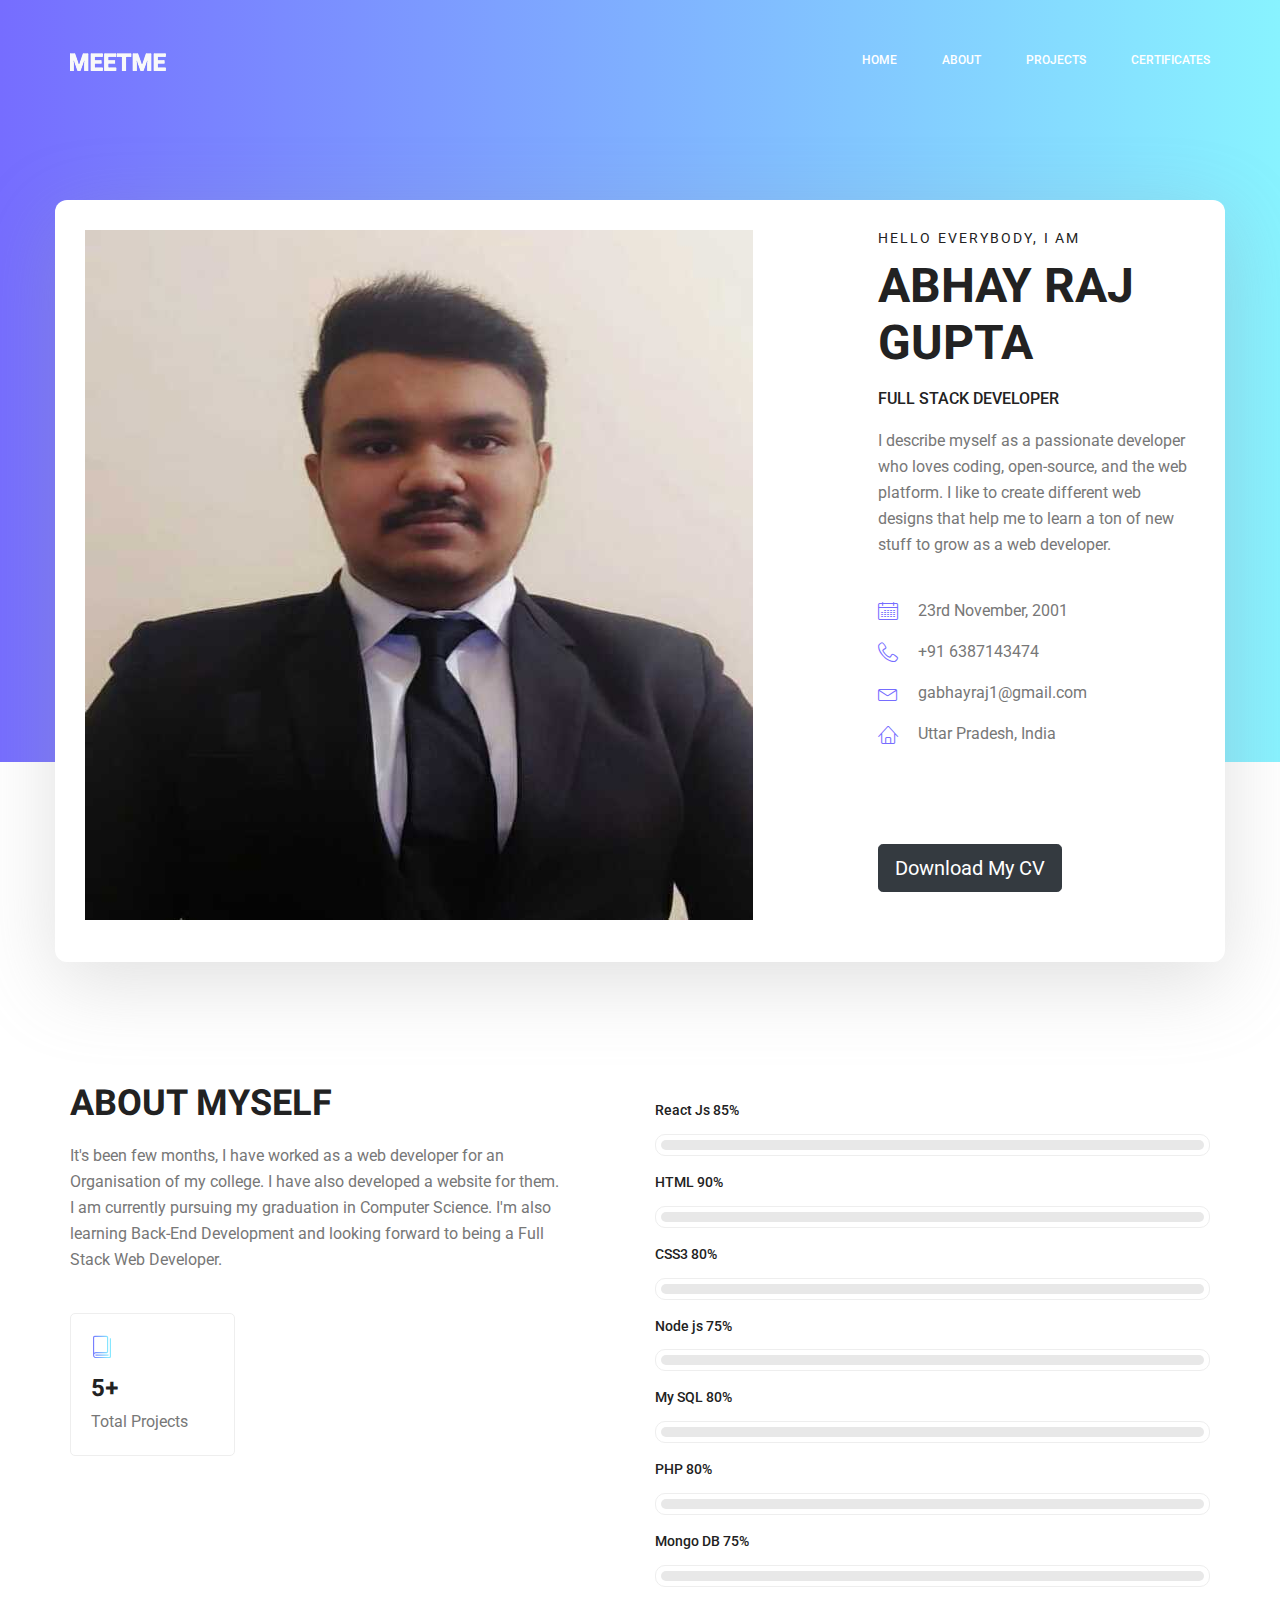
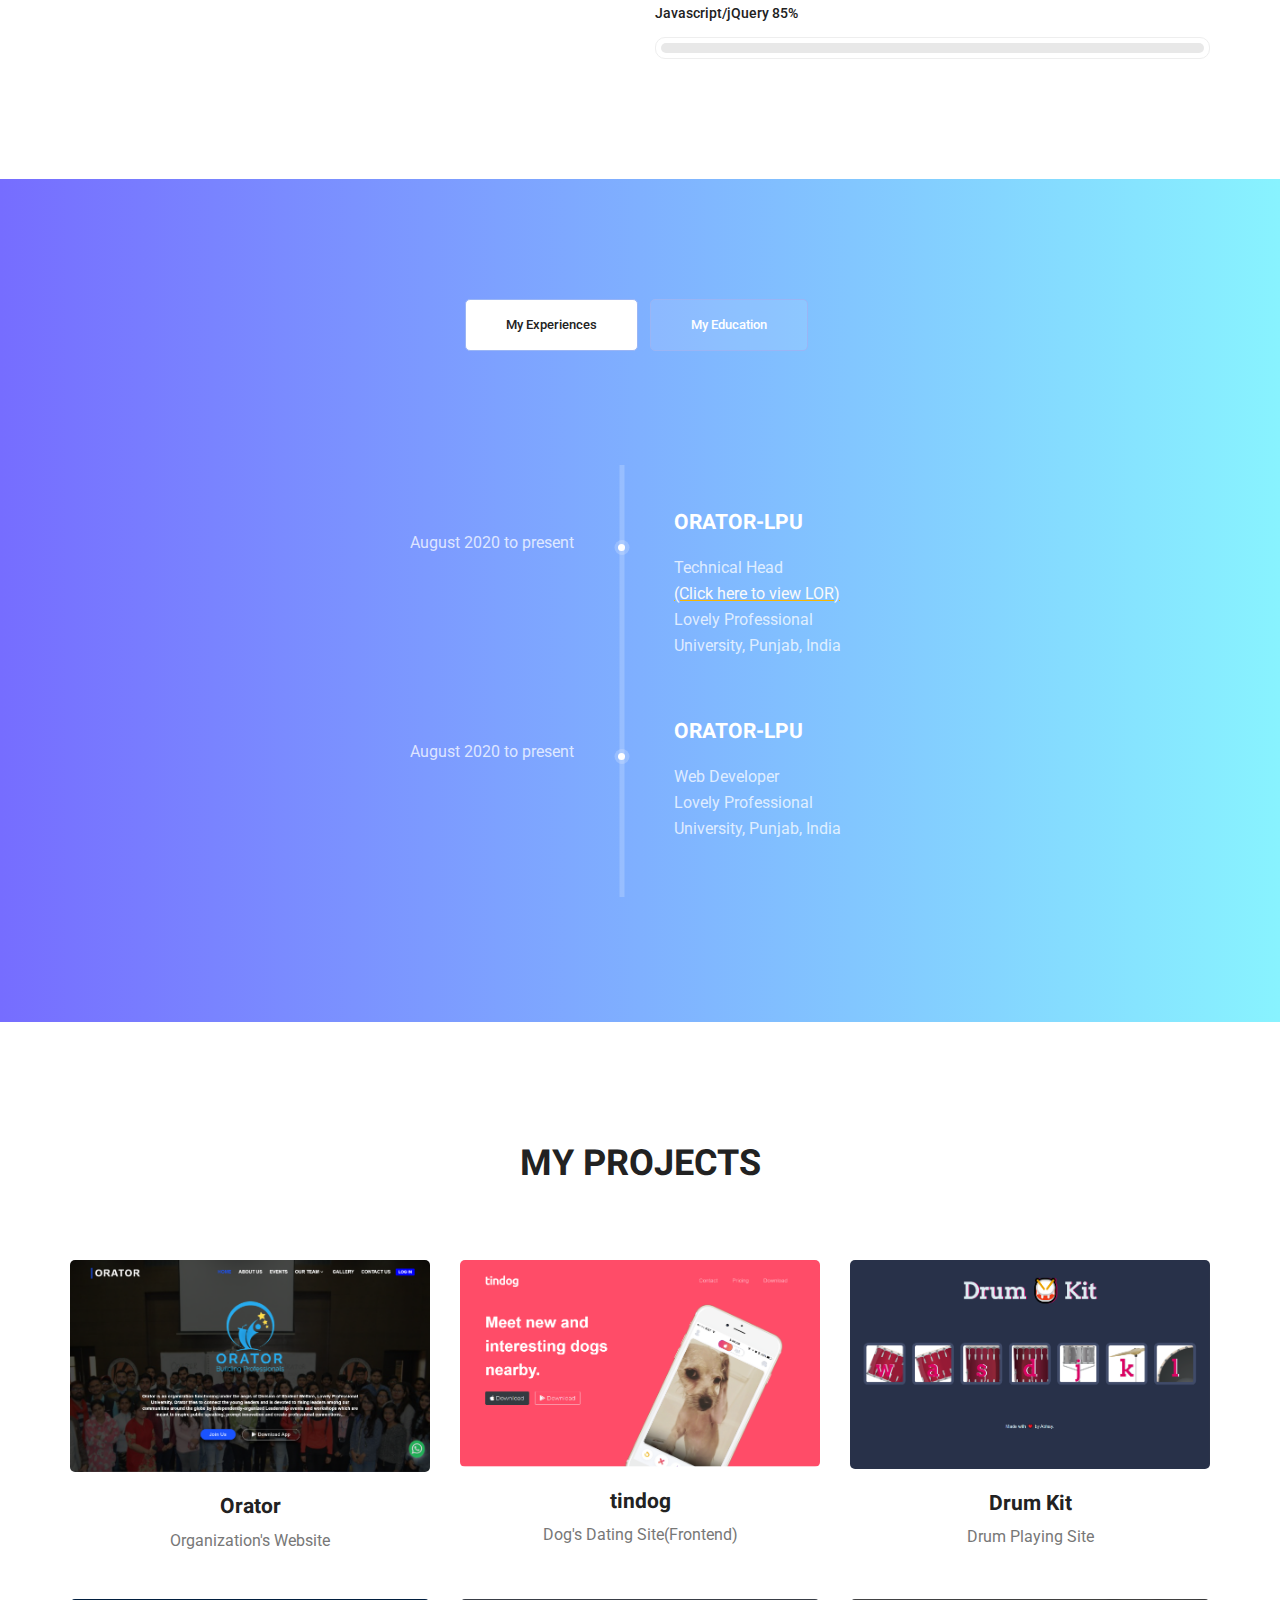
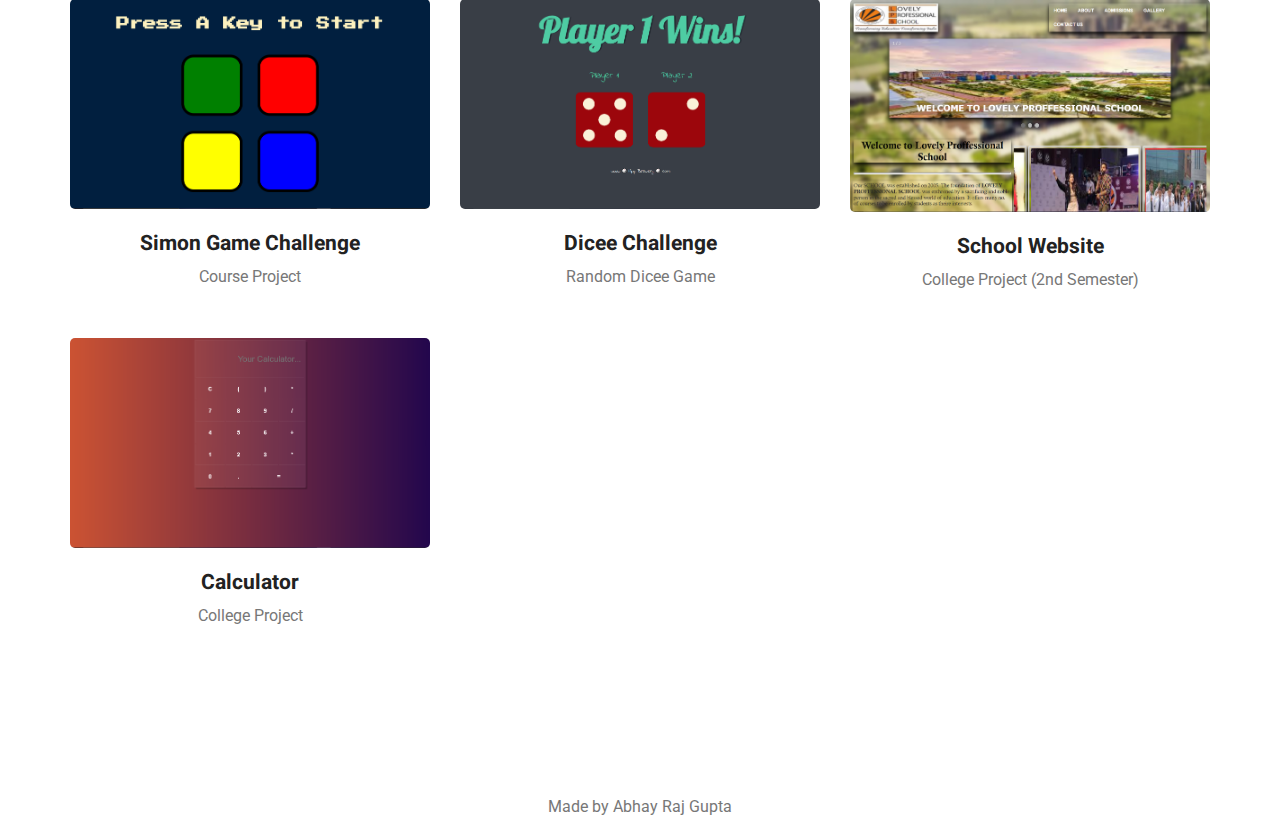
<file: index.html>
<!doctype html>
<html lang="en">
    <head>
        <!-- Required meta tags -->
        <meta charset="utf-8">
        <meta name="viewport" content="width=device-width, initial-scale=1, shrink-to-fit=no">
        <link rel="icon" href="img/favicon.png" type="image/png">
        <title>Abhay's Portfolio</title>
        <!-- Bootstrap CSS -->
        <link rel="stylesheet" href="css/bootstrap.css">
        <link rel="stylesheet" href="vendors/linericon/style.css">
        <script src="js/font-awesome.js"></script>
        <link rel="stylesheet" href="vendors/owl-carousel/owl.carousel.min.css">
        <link rel="stylesheet" href="vendors/lightbox/simpleLightbox.css">
        <link rel="stylesheet" href="vendors/nice-select/css/nice-select.css">
        <link rel="stylesheet" href="vendors/animate-css/animate.css">
        <link rel="stylesheet" href="vendors/popup/magnific-popup.css">
        <link rel="stylesheet" href="vendors/flaticon/flaticon.css">
        <!-- main css -->
        <link rel="stylesheet" href="css/style.css">
        <link rel="stylesheet" href="css/responsive.css">

    </head>
    <body>

        <!--================Header Menu Area =================-->
        <header class="header_area">
            <div class="main_menu">
            	<nav class="navbar navbar-expand-lg navbar-light">
					<div class="container box_1620">
						<!-- Brand and toggle get grouped for better mobile display -->
						<a class="navbar-brand logo_h" href="index.html"><img src="img/logo.png" alt=""></a>
						<button class="navbar-toggler" type="button" data-toggle="collapse" data-target="#navbarSupportedContent" aria-controls="navbarSupportedContent" aria-expanded="false" aria-label="Toggle navigation">
							<span class="icon-bar"></span>
							<span class="icon-bar"></span>
							<span class="icon-bar"></span>
						</button>
						<!-- Collect the nav links, forms, and other content for toggling -->
						<div class="collapse navbar-collapse offset" id="navbarSupportedContent">
							<ul class="nav navbar-nav menu_nav ml-auto">
								<li class="nav-item active"><a class="nav-link" href="#home">Home</a></li>
								<li class="nav-item"><a class="nav-link" href="#about">About</a></li>
								<li class="nav-item"><a class="nav-link" href="#project">Projects</a></li>

								<li class="nav-item"><a class="nav-link" href="certificate.html">Certificates</a></li>
							</ul>
						</div>
					</div>
            	</nav>
            </div>
        </header>
        <!--================Header Menu Area =================-->

        <!--================Home Banner Area =================-->
        <section class="home_banner_area" id="home">
           	<div class="container box_1620">
           		<div class="banner_inner d-flex align-items-center">
					<div class="banner_content">
						<div class="media">
							<div class="d-flex">
								<img src="img/Abhay.jpg" alt="">
							</div>
							<div class="media-body">
								<div class="personal_text">
									<h6>Hello Everybody, i am</h6>
									<h3>Abhay Raj Gupta</h3>
									<h4>Full Stack Developer</h4>
									<p>I describe myself as a passionate developer who loves coding, open-source, and the web platform. I like to create different web designs that help me to learn a ton of new stuff to grow as a web developer.</p>
									<ul class="list basic_info">
										<li><a href="#"><i class="lnr lnr-calendar-full"></i> 23rd November, 2001</a></li>
										<li><a href="#"><i class="lnr lnr-phone-handset"></i> +91 6387143474</a></li>
										<li><a href="#"><i class="lnr lnr-envelope"></i> gabhayraj1@gmail.com</a></li>
										<li><a href="#"><i class="lnr lnr-home"></i> Uttar Pradesh, India</a></li>
									</ul>
									<ul class="list personal_social">
										<li><a href="https://www.instagram.com/abhay231101/"><i class="fa fa-instagram"></i></a></li>
										<li><a href="https://twitter.com/Abhay231101"><i class="fa fa-twitter"></i></a></li>
										<li><a href="https://www.linkedin.com/in/abhay-raj-gupta-89b501190/"><i class="fa fa-linkedin"></i></a></li>

									</ul>
                  <br />
                  <p>
                <a href="abhay-cv.pdf"><button type="button " class="btn btn-dark btn-lg download-button"><i class="fas fa-download"></i>  Download My CV</button></a>
                  </p>
								</div>
							</div>
						</div>
					</div>
				</div>
            </div>
        </section>
        <!--================End Home Banner Area =================-->

        <!--================Welcome Area =================-->
        <section class="welcome_area p_120" id="about">
          <div class="container">
            <div class="row welcome_inner">
              <div class="col-lg-6">
                <div class="welcome_text">
                  <h4>About Myself</h4>
                  <p>It's been few months, I have worked as a web developer for an Organisation of my college. I have also developed a website for them.

        I am currently pursuing my graduation in Computer Science. I'm also learning Back-End Development and looking forward to being a Full Stack Web Developer.</p>
        <div class="row">

          <div class="col-md-4">
            <div class="wel_item">
              <i class="lnr lnr-book"></i>
              <h4>5+</h4>
              <p>Total Projects</p>
            </div>
          </div>

        </div>
        </div>
        </div>

              <div class="col-lg-6">
                  <div class="tools_expert">
                    <div class="skill_main">
                  <div class="skill_item">
                    <h4>React Js <span class="counter">85</span>%</h4>
                    <div class="progress_br">
                      <div class="progress">
                        <div class="progress-bar" role="progressbar" aria-valuenow="85" aria-valuemin="0" aria-valuemax="100"></div>
                      </div>
                    </div>
                  </div>
                  <div class="skill_item">
                    <h4>HTML <span class="counter">90</span>%</h4>
                    <div class="progress_br">
                      <div class="progress">
                        <div class="progress-bar" role="progressbar" aria-valuenow="90" aria-valuemin="0" aria-valuemax="100"></div>
                      </div>
                    </div>
                  </div>
                  <div class="skill_item">
                    <h4>CSS3 <span class="counter">80</span>%</h4>
                    <div class="progress_br">
                      <div class="progress">
                        <div class="progress-bar" role="progressbar" aria-valuenow="80" aria-valuemin="0" aria-valuemax="100"></div>
                      </div>
                    </div>
                  </div>
                  <div class="skill_item">
                    <h4>Node js <span class="counter">75</span>%</h4>
                    <div class="progress_br">
                      <div class="progress">
                        <div class="progress-bar" role="progressbar" aria-valuenow="75" aria-valuemin="0" aria-valuemax="100"></div>
                      </div>
                    </div>
                  </div>
                  <div class="skill_item">
                    <h4>My SQL <span class="counter">80</span>%</h4>
                    <div class="progress_br">
                      <div class="progress">
                        <div class="progress-bar" role="progressbar" aria-valuenow="80" aria-valuemin="0" aria-valuemax="100"></div>
                      </div>
                    </div>
                  </div>
                  <div class="skill_item">
                    <h4>PHP <span class="counter">80</span>%</h4>
                    <div class="progress_br">
                      <div class="progress">
                        <div class="progress-bar" role="progressbar" aria-valuenow="80" aria-valuemin="0" aria-valuemax="100"></div>
                      </div>
                    </div>
                  </div>
                  <div class="skill_item">
                    <h4>Mongo DB <span class="counter">75</span>%</h4>
                    <div class="progress_br">
                      <div class="progress">
                        <div class="progress-bar" role="progressbar" aria-valuenow="75" aria-valuemin="0" aria-valuemax="100"></div>
                      </div>
                    </div>
                  </div>
                  <div class="skill_item">
                    <h4>Javascript/jQuery <span class="counter">85</span>%</h4>
                    <div class="progress_br">
                      <div class="progress">
                        <div class="progress-bar" role="progressbar" aria-valuenow="85" aria-valuemin="0" aria-valuemax="100"></div>
                      </div>
                    </div>
                  </div>
                </div>
                  </div>
                </div>
              </div>
            </div>
        </section>
        <!--================End Welcome Area =================-->

        <!--================My Tabs Area =================-->
        <section class="mytabs_area p_120">
          	<div class="container">
          		<div class="tabs_inner">
  					<ul class="nav nav-tabs" id="myTab" role="tablist">
  						<li class="nav-item">
  							<a class="nav-link active" id="home-tab" data-toggle="tab" href="#homes" role="tab" aria-controls="home" aria-selected="true">My Experiences</a>
  						</li>
  						<li class="nav-item">
  							<a class="nav-link" id="profile-tab" data-toggle="tab" href="#profile" role="tab" aria-controls="profile" aria-selected="false">My Education</a>
  						</li>
  					</ul>
  					<div class="tab-content" id="myTabContent">
  						<div class="tab-pane fade show active" id="homes" role="tabpanel" aria-labelledby="home-tab">
  							<ul class="list">
  								<li>
  									<span></span>
  									<div class="media">
  										<div class="d-flex">
  											<p>August 2020 to present </p>
  										</div>
  										<div class="media-body">
  											<h4>ORATOR-LPU</h4>
  											<p>Technical Head <br /><u><a href="certificates/LOR/lor.jpg" style="color:#f8f9fa">(Click here to view LOR)</a></u> <br />Lovely Professional University, Punjab, India</p>
  										</div>
  									</div>
  								</li>
  								<li>
  									<span></span>
  									<div class="media">
  										<div class="d-flex">
  											<p>August 2020 to present</p>
  										</div>
  										<div class="media-body">
  											<h4>ORATOR-LPU</h4>
  											<p>Web Developer <br />Lovely Professional University, Punjab, India</p>
  										</div>
  									</div>
  								</li>

  							</ul>
  						</div>
  						<div class="tab-pane fade" id="profile" role="tabpanel" aria-labelledby="profile-tab">
  							<ul class="list">
  								<li>
  									<span></span>
  									<div class="media">
  										<div class="d-flex">
  											<p>August 2019 to 2023</p>
  										</div>
  										<div class="media-body">
  											<h4>B.Tech(Hons.)</h4>
  											<p>Pursuing Graduation in Computer Science and Engineering <br />Lovely Professional University, Punjab<br/>CGPA: 8.54</p>
  										</div>
  									</div>
  								</li>
  								<li>
  									<span></span>
  									<div class="media">
  										<div class="d-flex">
  											<p>March 2016 to 2018</p>
  										</div>
  										<div class="media-body">
  											<h4>Senior Secondary School
  Examination</h4>
  											<p> T.G.S.S. School, Banda <br/> Percentage: 80.4% </p>
  										</div>
  									</div>
  								</li>
  								<li>
  								<span></span>
  									<div class="media">
  										<div class="d-flex">
  											<p>March 2015 to 2016</p>
  										</div>
  										<div class="media-body">
  											<h4>Secondary School
  Examination</h4>
  											<p> T.G.S.S. School, Banda<br/>CGPA:10.00 </p>
  										</div>
  									</div>
  								</li>
  							</ul>
  						</div>
  					</div>
          		</div>
          	</div>
          </section>
        <!--================End My Tabs Area =================-->



        <!--================My Projects =================-->
        <section class="home_gallery_area p_120" id="project">
        	<div class="container">
        		<div class="main_title">
        			<h2>My Projects</h2>

        		</div>

        	</div>
        	<div class="container">
<div class=" row ">
              <div class="col-lg-4 col-md-4 col-sm-6">

                <div class="h_gallery_item">
                  <div class="g_img_item" style="">
                    <img class="img-fluid" src="projects/orator.png" alt="">
                    <a class="light" href="https://oratorlpu.000webhostapp.com/"><img src="img/gallery/icon.png" alt=""></a>
                  </div>
                  <div class="g_item_text">
                    <h4>Orator</h4>
                    <p>Organization's Website</p>
                  </div>
                </div>
              </div>

              <div class="col-lg-4 col-md-4 col-sm-6">
                <div class="h_gallery_item">
                  <div class="g_img_item" style="">
                    <img class="img-fluid" src="projects/tindog.png" alt="">
                    <a class="light" href="https://abhay11909160.github.io/tindog/index.html"><img src="img/gallery/icon.png" alt=""></a>
                  </div>
                  <div class="g_item_text">
                    <h4>tindog</h4>
                    <p>Dog's Dating Site(Frontend)</p>
                  </div>
                </div>
              </div>

              <div class="col-lg-4 col-md-4 col-sm-6">
                <div class="h_gallery_item">
                  <div class="g_img_item" style="">
                    <img class="img-fluid" src="projects/drum.png" alt="">
                    <a class="light" href="https://abhay11909160.github.io/Drum-Kit/"><img src="img/gallery/icon.png" alt=""></a>
                  </div>
                  <div class="g_item_text">
                    <h4>Drum Kit</h4>
                    <p>Drum Playing Site</p>
                  </div>
                </div>
              </div>

              <div class="col-lg-4 col-md-4 col-sm-6">
                <div class="h_gallery_item">
                  <div class="g_img_item" style="">
                    <img class="img-fluid" src="projects/simon.png" alt="">
                    <a class="light" href="https://abhay11909160.github.io/simon-game/index.html"><img src="img/gallery/icon.png" alt=""></a>
                  </div>
                  <div class="g_item_text">
                    <h4>Simon Game Challenge</h4>
                    <p>Course Project</p>
                  </div>
                </div>
              </div>

              <div class="col-lg-4 col-md-4 col-sm-6">
                <div class="h_gallery_item">
                  <div class="g_img_item" style="">
                    <img class="img-fluid" src="projects/dicee.png" alt="">
                    <a class="light" href="https://abhay11909160.github.io/dicee-Challenge/dicee.html"><img src="img/gallery/icon.png" alt=""></a>
                  </div>
                  <div class="g_item_text">
                    <h4>Dicee Challenge</h4>
                    <p>Random Dicee Game</p>
                  </div>
                </div>
              </div>

            	    <div class="col-lg-4 col-md-4 col-sm-6">
                    <div class="h_gallery_item">
                      <div class="g_img_item" style="">
                        <img class="img-fluid" src="projects/school.png" alt="">
                        <a class="light" href="https://abhay11909160.github.io/School-Website/school%20website.html"><img src="img/gallery/icon.png" alt=""></a>
                      </div>
                      <div class="g_item_text">
                        <h4>School Website</h4>
                        <p>College Project (2nd Semester)</p>
                      </div>
                    </div>
                  </div>

                  <div class="col-lg-4 col-md-4 col-sm-6">
                    <div class="h_gallery_item">
                      <div class="g_img_item" style="">
                        <img class="img-fluid" src="projects/calculator.png" alt="">
                        <a class="light" href="https://abhay11909160.github.io/Calculator/"><img src="img/gallery/icon.png" alt=""></a>
                      </div>
                      <div class="g_item_text">
                        <h4>Calculator</h4>
                        <p>College Project</p>
                      </div>
                    </div>
                  </div>

</div>
        		</div>

        </section>
        <!--================End Home Gallery Area =================-->



        <!--================Footer Area =================-->
        <footer>


        			<center>
                <p>
                  Made by Abhay Raj Gupta
                </p>
              </center>


        </footer>
        <!--================End Footer Area =================-->






        <!-- Optional JavaScript -->
        <!-- jQuery first, then Popper.js, then Bootstrap JS -->
        <script src="js/jquery-3.3.1.min.js"></script>
        <script src="js/popper.js"></script>
        <script src="js/bootstrap.min.js"></script>
        <script src="js/stellar.js"></script>
        <script src="vendors/lightbox/simpleLightbox.min.js"></script>
        <script src="vendors/nice-select/js/jquery.nice-select.min.js"></script>
        <script src="vendors/isotope/imagesloaded.pkgd.min.js"></script>
        <script src="vendors/isotope/isotope.pkgd.min.js"></script>
        <script src="vendors/owl-carousel/owl.carousel.min.js"></script>
        <script src="vendors/popup/jquery.magnific-popup.min.js"></script>
        <script src="js/jquery.ajaxchimp.min.js"></script>
        <script src="vendors/counter-up/jquery.waypoints.min.js"></script>
        <script src="vendors/counter-up/jquery.counterup.min.js"></script>
        <script src="js/mail-script.js"></script>
        <script src="js/theme.js"></script>
    </body>
</html>
</file>
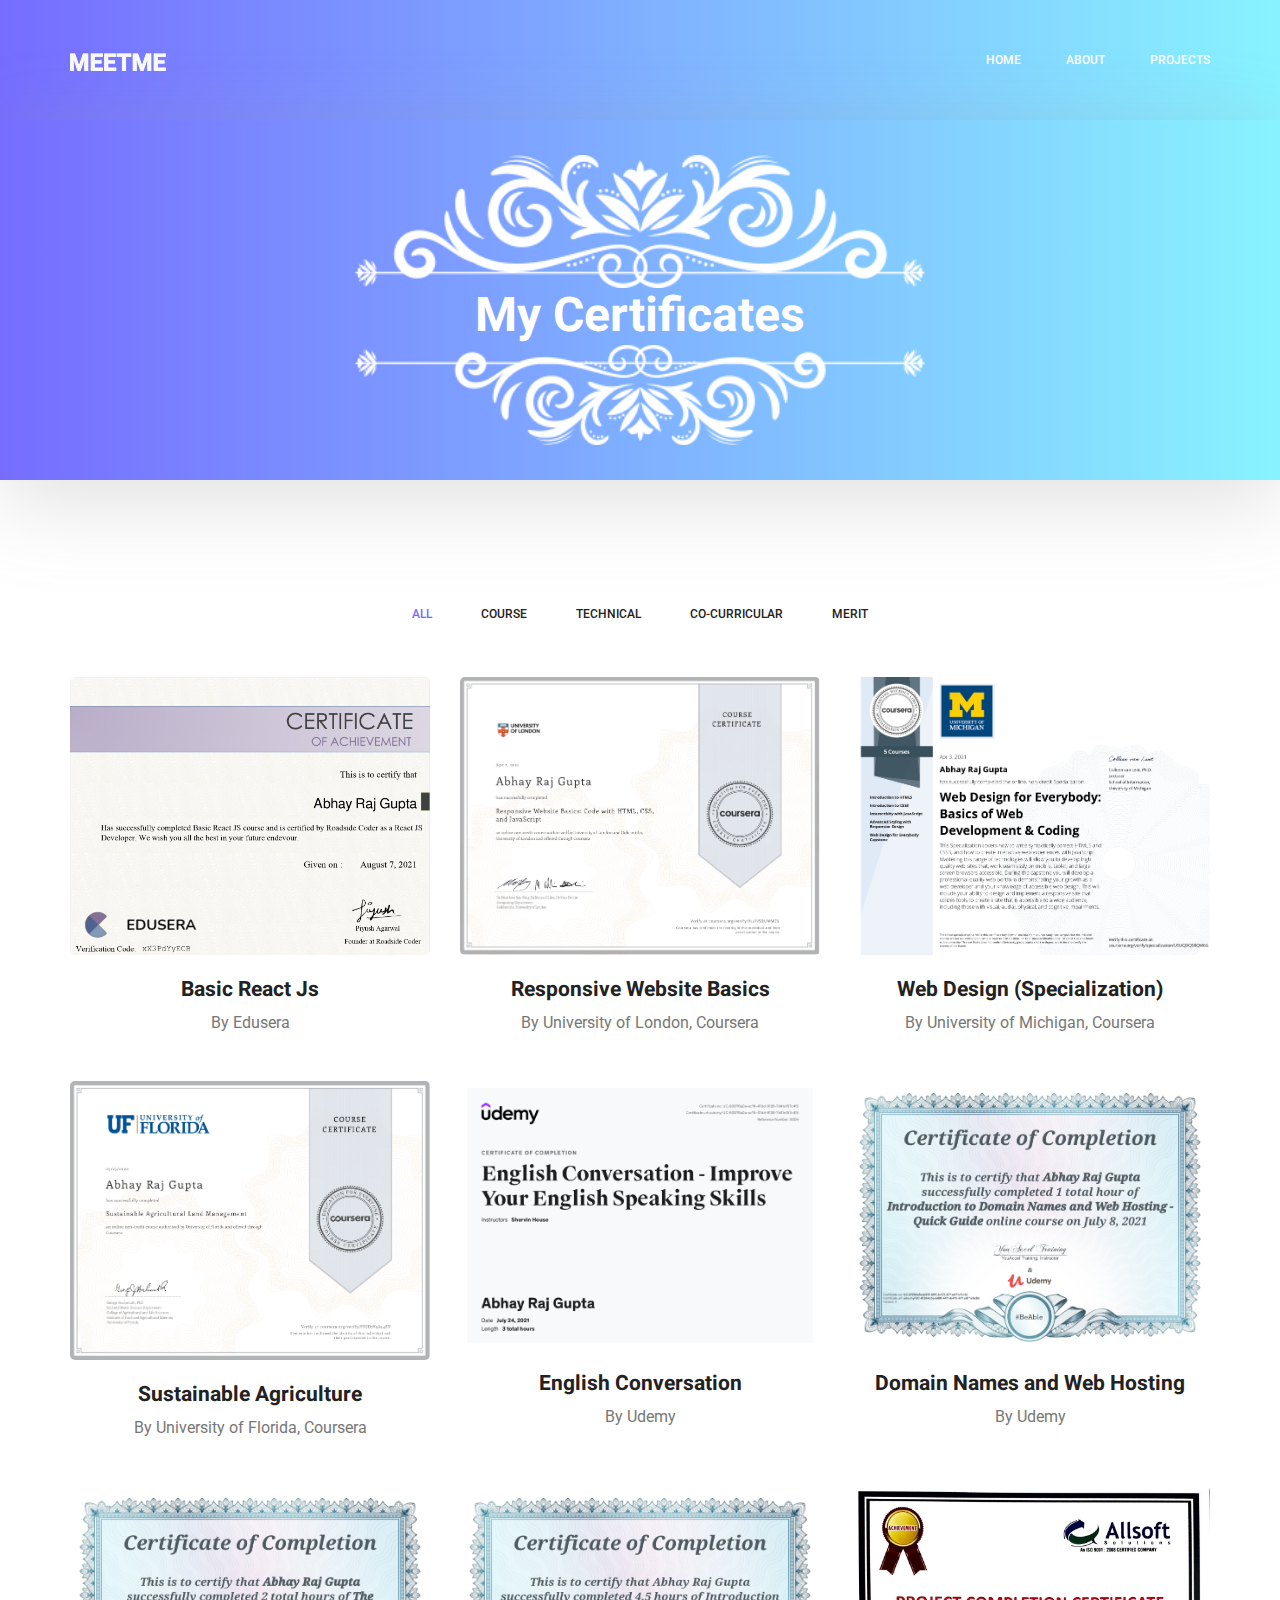
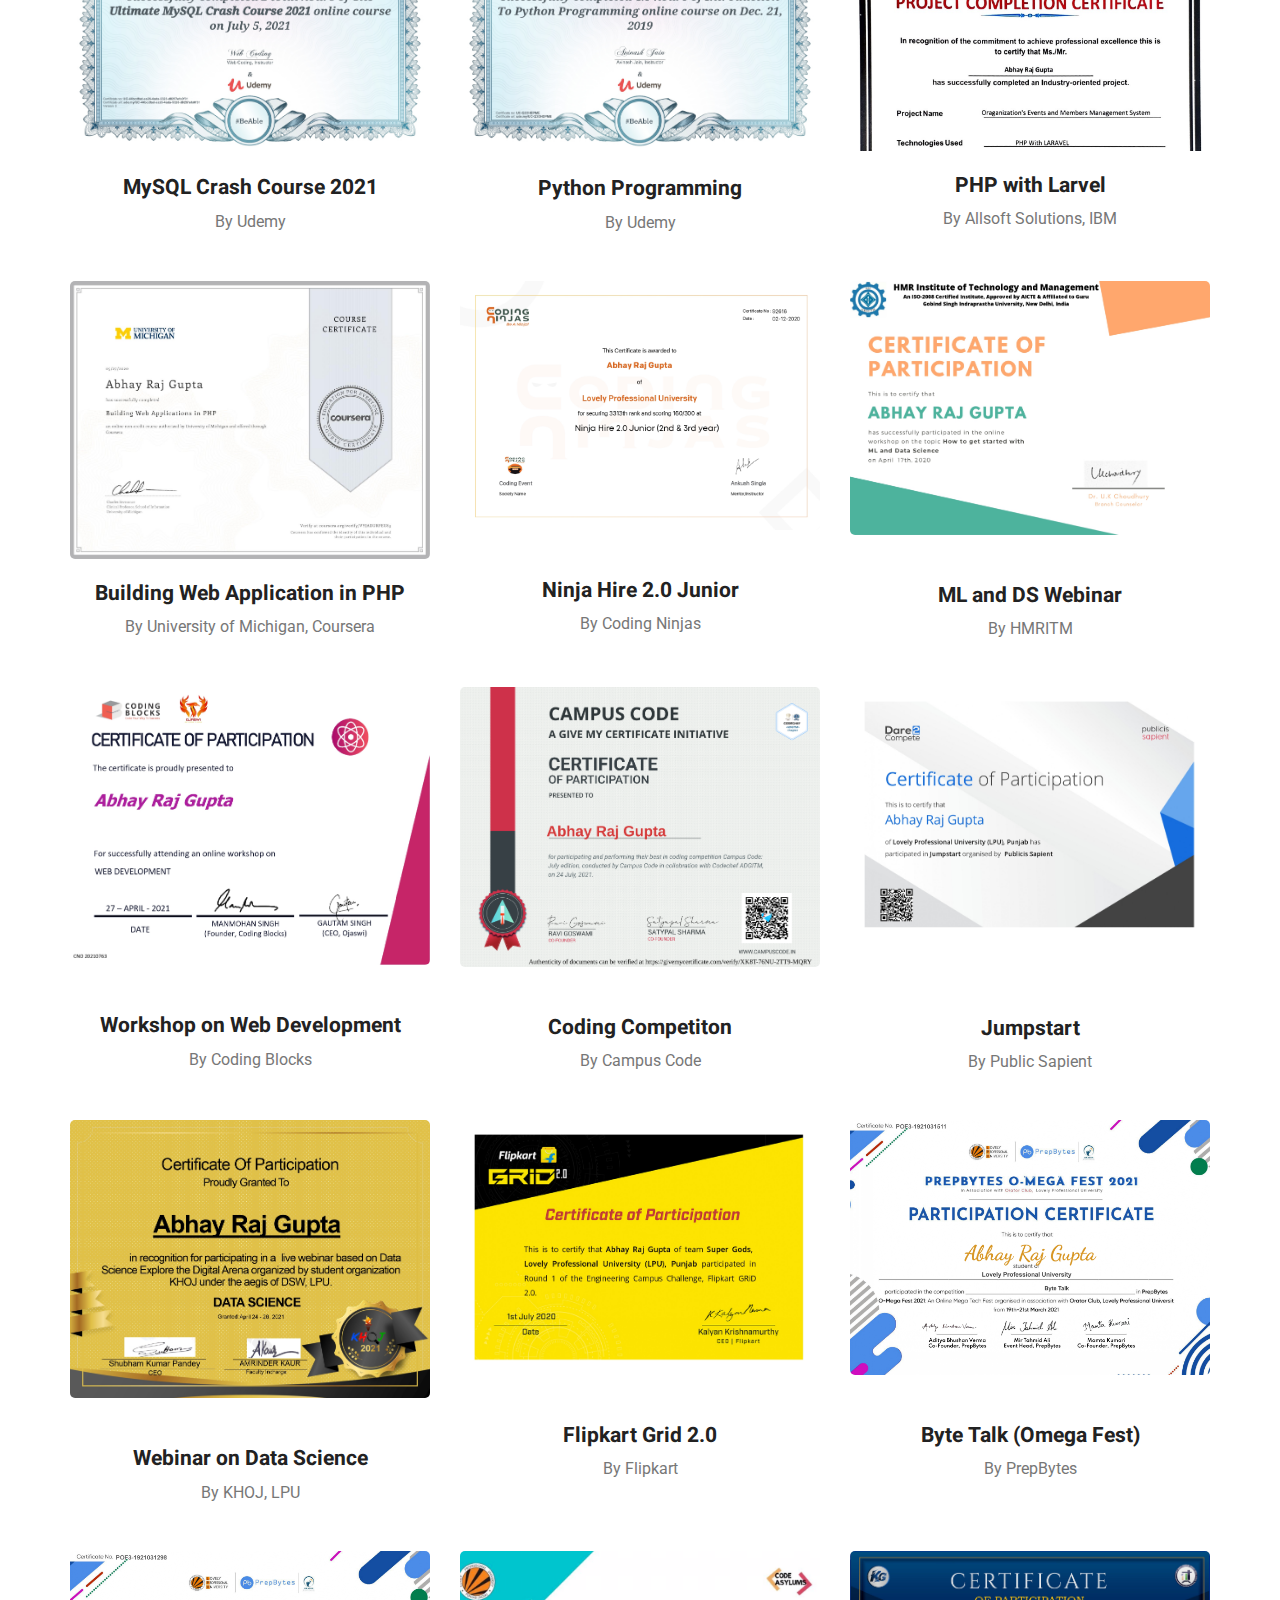
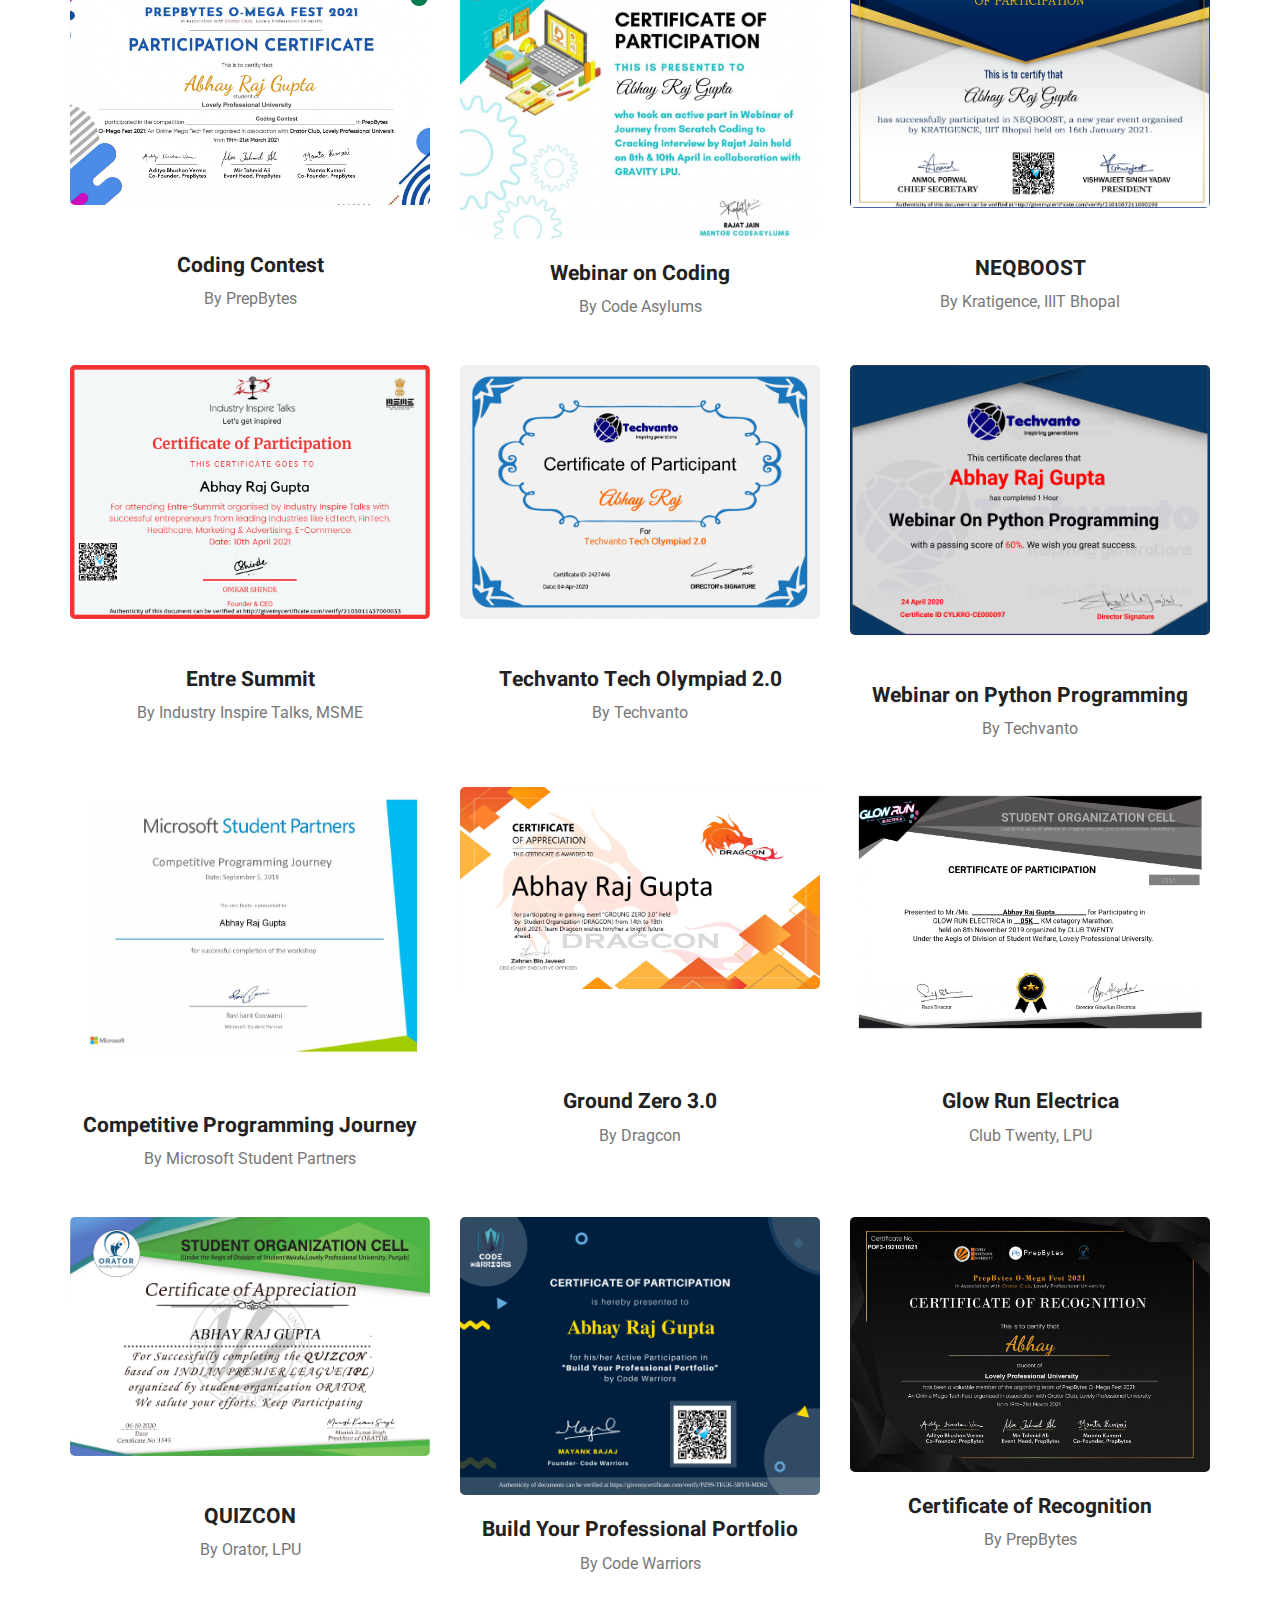
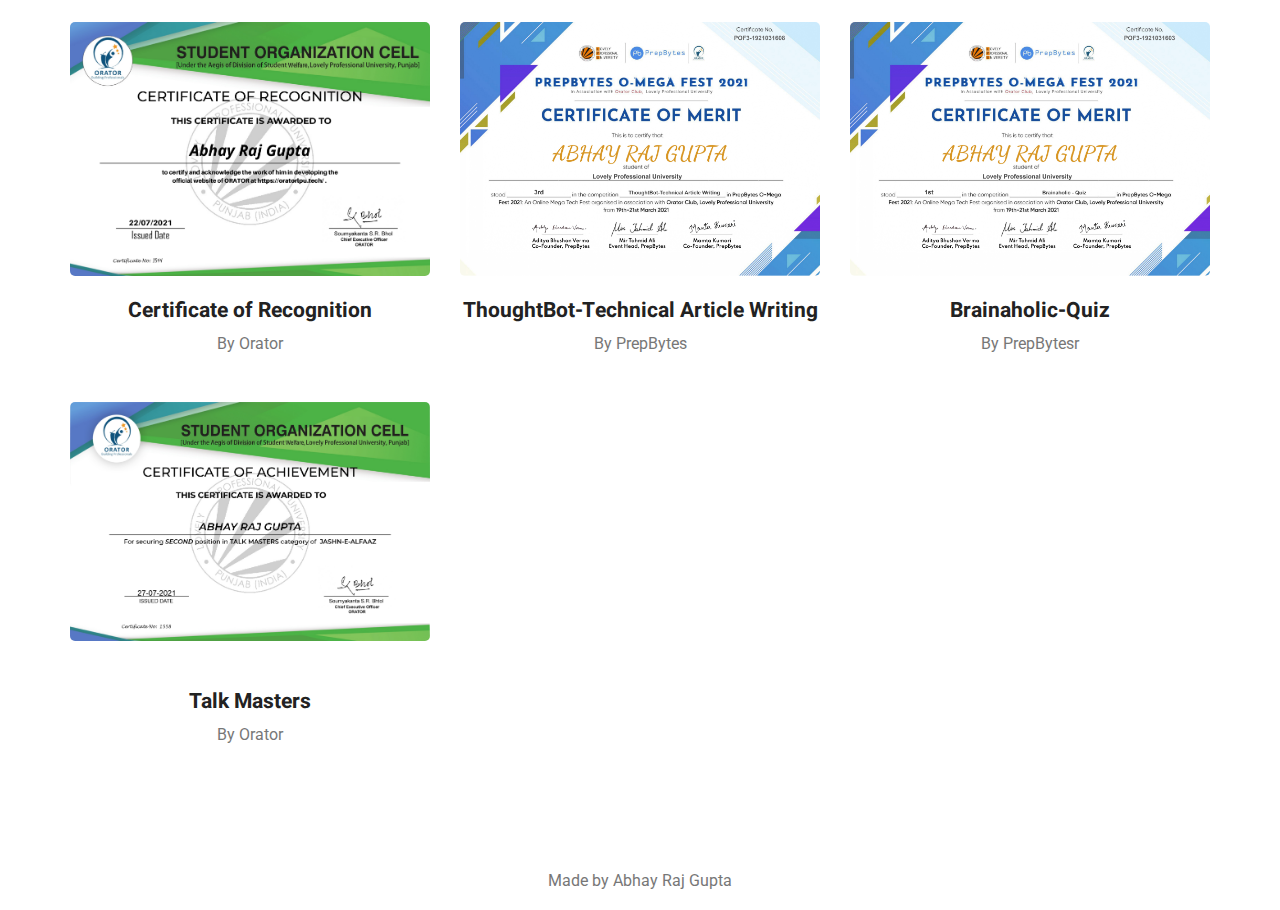
<file: certificate.html>
<!doctype html>
<html lang="en">
    <head>
        <!-- Required meta tags -->
        <meta charset="utf-8">
        <meta name="viewport" content="width=device-width, initial-scale=1, shrink-to-fit=no">
        <link rel="icon" href="img/favicon.png" type="image/png">
        <title>My Certificates</title>
        <!-- Bootstrap CSS -->
        <link rel="stylesheet" href="css/bootstrap.css">
        <link rel="stylesheet" href="vendors/linericon/style.css">
        <script src="js/font-awesome.js"></script>
        <link rel="stylesheet" href="vendors/owl-carousel/owl.carousel.min.css">
        <link rel="stylesheet" href="vendors/lightbox/simpleLightbox.css">
        <link rel="stylesheet" href="vendors/nice-select/css/nice-select.css">
        <link rel="stylesheet" href="vendors/animate-css/animate.css">
        <link rel="stylesheet" href="vendors/popup/magnific-popup.css">
        <link rel="stylesheet" href="vendors/flaticon/flaticon.css">
        <!-- main css -->
        <link rel="stylesheet" href="css/style.css">
        <link rel="stylesheet" href="css/responsive.css">
    </head>
    <body>

        <!--================Header Menu Area =================-->
        <header class="header_area">
            <div class="main_menu">
            	<nav class="navbar navbar-expand-lg navbar-light">
					<div class="container box_1620">
						<!-- Brand and toggle get grouped for better mobile display -->
						<a class="navbar-brand logo_h" href="index.html"><img src="img/logo.png" alt=""></a>
						<button class="navbar-toggler" type="button" data-toggle="collapse" data-target="#navbarSupportedContent" aria-controls="navbarSupportedContent" aria-expanded="false" aria-label="Toggle navigation">
							<span class="icon-bar"></span>
							<span class="icon-bar"></span>
							<span class="icon-bar"></span>
						</button>
						<!-- Collect the nav links, forms, and other content for toggling -->
						<div class="collapse navbar-collapse offset" id="navbarSupportedContent">
							<ul class="nav navbar-nav menu_nav ml-auto">
                <li class="nav-item active"><a class="nav-link" href="index.html">Home</a></li>
								<li class="nav-item"><a class="nav-link" href="index.html#about">About</a></li>
								<li class="nav-item"><a class="nav-link" href="index.html#project">Projects</a></li>
							</ul>
						</div>
					</div>
            	</nav>
            </div>
        </header>
        <!--================Header Menu Area =================-->

        <!--================Home Banner Area =================-->
        <section class="banner_area" >
            <div class="box_1620">
				<div class="banner_inner d-flex align-items-center" style="background-image: -moz-linear-gradient(0deg, #766dff 0%, #88f3ff 100%);
        background-image: -webkit-linear-gradient(0deg, #766dff 0%, #88f3ff 100%);
        background-image: -ms-linear-gradient(0deg, #766dff 0%, #88f3ff 100%);">
					<div class="container" >
						<div class="banner_content text-center">
              <img src="img/banner/shap-1.png" style="width:50%" />
							<h2 style="color:#fff">My Certificates</h2>
                <img src="img/banner/shap-2.png" style="width:50%" />
						</div>
					</div>
				</div>
            </div>
        </section>
        <!--================End Home Banner Area =================-->

        <!--================Home Gallery Area =================-->
        <section class="home_gallery_area p_120">
        	<div class="container">

        		<div class="isotope_fillter">
        			<ul class="gallery_filter list">
						<li class="active" data-filter="*"><a href="#">All</a></li>
						<li data-filter=".course"><a href="#">Course</a></li>
						<li data-filter=".tech"><a href="#">Technical</a></li>
						<li data-filter=".co"><a href="#">Co-Curricular</a></li>
						<li data-filter=".merit"><a href="#">Merit</a></li>
					</ul>
        		</div>
        	</div>
        	<div class="container">
        		<div class="gallery_f_inner row imageGallery1">
              <!--================Courses =================-->
        			<div class="col-lg-4 col-md-4 col-sm-6 course tech">
        				<div class="h_gallery_item">
        					<div class="g_img_item">
        						<img class="img-fluid" src="certificates/courses/cr1.jpg" alt="">
        						<a class="light" href="certificates/courses/cr1.jpg"><img src="img/gallery/icon.png" alt=""></a>
        					</div>
        					<div class="g_item_text">
        						<h4>Basic React Js</h4>
        						<p>By Edusera</p>
        					</div>
        				</div>
        			</div>

              <div class="col-lg-4 col-md-4 col-sm-6 course tech">
                <div class="h_gallery_item">
                  <div class="g_img_item">
                    <img class="img-fluid" src="certificates/courses/cr2.jpg" alt="">
                    <a class="light" href="certificates/courses/cr2.jpg"><img src="img/gallery/icon.png" alt=""></a>
                  </div>
                  <div class="g_item_text">
                    <h4>Responsive Website Basics</h4>
                    <p>By University of London, Coursera</p>
                  </div>
                </div>
              </div>

              <div class="col-lg-4 col-md-4 col-sm-6 course tech">
                <div class="h_gallery_item">
                  <div class="g_img_item">
                    <img class="img-fluid" src="certificates/courses/cr3.jpg" alt="">
                    <a class="light" href="certificates/courses/cr3.jpg"><img src="img/gallery/icon.png" alt=""></a>
                  </div>
                  <div class="g_item_text">
                    <h4>Web Design (Specialization)</h4>
                    <p>By University of Michigan, Coursera</p>
                  </div>
                </div>
              </div>

              <div class="col-lg-4 col-md-4 col-sm-6 course co">
                <div class="h_gallery_item">
                  <div class="g_img_item">
                    <img class="img-fluid" src="certificates/courses/cr4.jpg" alt="">
                    <a class="light" href="certificates/courses/cr4.jpg"><img src="img/gallery/icon.png" alt=""></a>
                  </div>
                  <div class="g_item_text">
                    <h4>Sustainable Agriculture</h4>
                    <p>By University of Florida, Coursera</p>
                  </div>
                </div>
              </div>

              <div class="col-lg-4 col-md-4 col-sm-6 course co">
                <div class="h_gallery_item">
                  <div class="g_img_item">
                    <img class="img-fluid" src="certificates/courses/cr5.jpg" alt="">
                    <a class="light" href="certificates/courses/cr5.jpg"><img src="img/gallery/icon.png" alt=""></a>
                  </div>
                  <div class="g_item_text">
                    <h4>English Conversation</h4>
                    <p>By Udemy</p>
                  </div>
                </div>
              </div>

              <div class="col-lg-4 col-md-4 col-sm-6 course tech">
                <div class="h_gallery_item">
                  <div class="g_img_item">
                    <img class="img-fluid" src="certificates/courses/cr6.jpg" alt="">
                    <a class="light" href="certificates/courses/cr6.jpg"><img src="img/gallery/icon.png" alt=""></a>
                  </div>
                  <div class="g_item_text">
                    <h4>Domain Names and Web Hosting</h4>
                    <p>By Udemy</p>
                  </div>
                </div>
              </div>

              <div class="col-lg-4 col-md-4 col-sm-6 course tech">
                <div class="h_gallery_item">
                  <div class="g_img_item">
                    <img class="img-fluid" src="certificates/courses/cr7.jpg" alt="">
                    <a class="light" href="certificates/courses/cr7.jpg"><img src="img/gallery/icon.png" alt=""></a>
                  </div>
                  <div class="g_item_text">
                    <h4>MySQL Crash Course 2021</h4>
                    <p>By Udemy</p>
                  </div>
                </div>
              </div>

              <div class="col-lg-4 col-md-4 col-sm-6 course tech">
                <div class="h_gallery_item">
                  <div class="g_img_item">
                    <img class="img-fluid" src="certificates/courses/cr8.jpg" alt="">
                    <a class="light" href="certificates/courses/cr8.jpg"><img src="img/gallery/icon.png" alt=""></a>
                  </div>
                  <div class="g_item_text">
                    <h4>Python Programming</h4>
                    <p>By Udemy</p>
                  </div>
                </div>
              </div>

              <div class="col-lg-4 col-md-4 col-sm-6 course tech">
                <div class="h_gallery_item">
                  <div class="g_img_item">
                    <img class="img-fluid" src="certificates/courses/cr9-1.jpg" alt="">
                    <a class="light" href="certificates/courses/cr9.jpg"><img src="img/gallery/icon.png" alt=""></a>
                  </div>
                  <div class="g_item_text">
                    <h4>PHP with Larvel</h4>
                    <p>By Allsoft Solutions, IBM</p>
                  </div>
                </div>
              </div>



              <div class="col-lg-4 col-md-4 col-sm-6 course tech">
                <div class="h_gallery_item">
                  <div class="g_img_item">
                    <img class="img-fluid" src="certificates/courses/cr10.jpg" alt="">
                    <a class="light" href="certificates/courses/cr10.jpg"><img src="img/gallery/icon.png" alt=""></a>
                  </div>
                  <div class="g_item_text">
                    <h4>Building Web Application in PHP</h4>
                    <p>By University of Michigan, Coursera</p>
                  </div>
                </div>
              </div>

<!--================End Courses =================-->

<!--================Technical =================-->

<div class="col-lg-4 col-md-4 col-sm-6 tech">
  <div class="h_gallery_item">
    <div class="g_img_item">
      <img class="img-fluid" src="certificates/tech/t1.jpg" alt="">
      <a class="light" href="certificates/tech/t1.jpg"><img src="img/gallery/icon.png" alt=""></a>
    </div>
    <br />
    <div class="g_item_text">
      <h4>Ninja Hire 2.0 Junior</h4>
      <p>By Coding Ninjas</p>
    </div>
  </div>
</div>

<div class="col-lg-4 col-md-4 col-sm-6 tech">
  <div class="h_gallery_item">
    <div class="g_img_item">
      <img class="img-fluid" src="certificates/tech/t2.jpg" alt="">
      <a class="light" href="certificates/tech/t2.jpg"><img src="img/gallery/icon.png" alt=""></a>
    </div>
    <br />
    <div class="g_item_text">
      <h4>ML and DS Webinar</h4>
      <p>By HMRITM</p>
    </div>
  </div>
</div>

<div class="col-lg-4 col-md-4 col-sm-6 tech">
  <div class="h_gallery_item">
    <div class="g_img_item">
      <img class="img-fluid" src="certificates/tech/t3.jpg" alt="">
      <a class="light" href="certificates/tech/t3.jpg"><img src="img/gallery/icon.png" alt=""></a>
    </div>
    <br />
    <div class="g_item_text">
      <h4>Workshop on Web Development</h4>
      <p>By Coding Blocks</p>
    </div>
  </div>
</div>

<div class="col-lg-4 col-md-4 col-sm-6 tech">
  <div class="h_gallery_item">
    <div class="g_img_item">
      <img class="img-fluid" src="certificates/tech/t4.png" alt="">
      <a class="light" href="certificates/tech/t4.png"><img src="img/gallery/icon.png" alt=""></a>
    </div>
    <br />
    <div class="g_item_text">
      <h4>Coding Competiton</h4>
      <p>By Campus Code</p>
    </div>
  </div>
</div>

<div class="col-lg-4 col-md-4 col-sm-6 tech">
  <div class="h_gallery_item">
    <div class="g_img_item">
      <img class="img-fluid" src="certificates/tech/t5.jpg" alt="">
      <a class="light" href="certificates/tech/t5.jpg"><img src="img/gallery/icon.png" alt=""></a>
    </div>
    <br /><br />
    <div class="g_item_text">
      <h4>Jumpstart</h4>
      <p>By Public Sapient</p>
    </div>
  </div>
</div>

<div class="col-lg-4 col-md-4 col-sm-6 tech">
  <div class="h_gallery_item">
    <div class="g_img_item">
      <img class="img-fluid" src="certificates/tech/t6.jpg" alt="">
      <a class="light" href="certificates/tech/t6.jpg"><img src="img/gallery/icon.png" alt=""></a>
    </div>
    <br />
    <div class="g_item_text">
      <h4>Webinar on Data Science</h4>
      <p>By KHOJ, LPU</p>
    </div>
  </div>
</div>

<div class="col-lg-4 col-md-4 col-sm-6 tech">
  <div class="h_gallery_item">
    <div class="g_img_item">
      <img class="img-fluid" src="certificates/tech/t7.jpg" alt="">
      <a class="light" href="certificates/tech/t7.jpg"><img src="img/gallery/icon.png" alt=""></a>
    </div>
    <br />
    <div class="g_item_text">
      <h4>Flipkart Grid 2.0</h4>
      <p>By Flipkart</p>
    </div>
  </div>
</div>

<div class="col-lg-4 col-md-4 col-sm-6 tech">
  <div class="h_gallery_item">
    <div class="g_img_item">
      <img class="img-fluid" src="certificates/tech/t8.jpg" alt="">
      <a class="light" href="certificates/tech/t8.jpg"><img src="img/gallery/icon.png" alt=""></a>
    </div>
    <br />
    <div class="g_item_text">
      <h4>Byte Talk (Omega Fest)</h4>
      <p>By PrepBytes</p>
    </div>
  </div>
</div>

<div class="col-lg-4 col-md-4 col-sm-6 tech">
  <div class="h_gallery_item">
    <div class="g_img_item">
      <img class="img-fluid" src="certificates/tech/t9.jpg" alt="">
      <a class="light" href="certificates/tech/t9.jpg"><img src="img/gallery/icon.png" alt=""></a>
    </div>
    <br />
    <div class="g_item_text">
      <h4>Coding Contest</h4>
      <p>By PrepBytes</p>
    </div>
  </div>
</div>

<div class="col-lg-4 col-md-4 col-sm-6 tech">
  <div class="h_gallery_item">
    <div class="g_img_item">
      <img class="img-fluid" src="certificates/tech/t10.png" alt="">
      <a class="light" href="certificates/tech/t10.png"><img src="img/gallery/icon.png" alt=""></a>
    </div>

    <div class="g_item_text">
      <h4>Webinar on Coding</h4>
      <p>By Code Asylums</p>
    </div>
  </div>
</div>

<div class="col-lg-4 col-md-4 col-sm-6 tech">
  <div class="h_gallery_item">
    <div class="g_img_item">
      <img class="img-fluid" src="certificates/tech/t11.jpg" alt="">
      <a class="light" href="certificates/tech/t11.jpg"><img src="img/gallery/icon.png" alt=""></a>
    </div>
    <br />
    <div class="g_item_text">
      <h4>NEQBOOST</h4>
      <p>By Kratigence, IIIT Bhopal</p>
    </div>
  </div>
</div>

<div class="col-lg-4 col-md-4 col-sm-6 tech">
  <div class="h_gallery_item">
    <div class="g_img_item">
      <img class="img-fluid" src="certificates/tech/t12.png" alt="">
      <a class="light" href="certificates/tech/t12.png"><img src="img/gallery/icon.png" alt=""></a>
    </div>
    <br />
    <div class="g_item_text">
      <h4>Entre Summit</h4>
      <p>By Industry Inspire Talks, MSME</p>
    </div>
  </div>
</div>

<div class="col-lg-4 col-md-4 col-sm-6 tech">
  <div class="h_gallery_item">
    <div class="g_img_item">
      <img class="img-fluid" src="certificates/tech/t13.jpg" alt="">
      <a class="light" href="certificates/tech/t13.jpg"><img src="img/gallery/icon.png" alt=""></a>
    </div>
    <br />
    <div class="g_item_text">
      <h4>Techvanto Tech Olympiad 2.0</h4>
      <p>By Techvanto</p>
    </div>
  </div>
</div>

<div class="col-lg-4 col-md-4 col-sm-6 tech">
  <div class="h_gallery_item">
    <div class="g_img_item">
      <img class="img-fluid" src="certificates/tech/t14.png" alt="">
      <a class="light" href="certificates/tech/t14.png"><img src="img/gallery/icon.png" alt=""></a>
    </div>
    <br />
    <div class="g_item_text">
      <h4>Webinar on Python Programming</h4>
      <p>By Techvanto</p>
    </div>
  </div>
</div>

<div class="col-lg-4 col-md-4 col-sm-6 tech">
  <div class="h_gallery_item">
    <div class="g_img_item">
      <img class="img-fluid" src="certificates/tech/t15.jpeg" alt="">
      <a class="light" href="certificates/tech/t15.jpeg"><img src="img/gallery/icon.png" alt=""></a>
    </div>
    <br />
    <div class="g_item_text">
      <h4>Competitive Programming Journey</h4>
      <p>By Microsoft Student Partners</p>
    </div>
  </div>
</div>



<!--================End Technical =================-->

<!--================Co-Curricular =================-->

<div class="col-lg-4 col-md-4 col-sm-6 co">
  <div class="h_gallery_item">
    <div class="g_img_item">
      <img class="img-fluid" src="certificates/co/co1.jpg" alt="">
      <a class="light" href="certificates/co/co1.jpg"><img src="img/gallery/icon.png" alt=""></a>
    </div>
    <br /><br/>

  </br/>
    <div class="g_item_text">
      <h4>Ground Zero 3.0</h4>
      <p>By Dragcon</p>
    </div>
  </div>
</div>

<div class="col-lg-4 col-md-4 col-sm-6 co">
  <div class="h_gallery_item">
    <div class="g_img_item">
      <img class="img-fluid" src="certificates/co/co2.jpg" alt="">
      <a class="light" href="certificates/co/co2.jpg"><img src="img/gallery/icon.png" alt=""></a>
    </div>
    <br />
    <div class="g_item_text">
      <h4>Glow Run Electrica</h4>
      <p>Club Twenty, LPU</p>
    </div>
  </div>
</div>

<div class="col-lg-4 col-md-4 col-sm-6 co">
  <div class="h_gallery_item">
    <div class="g_img_item">
      <img class="img-fluid" src="certificates/co/co3.jpg" alt="">
      <a class="light" href="certificates/co/co3.jpg"><img src="img/gallery/icon.png" alt=""></a>
    </div>
    <br />
    <div class="g_item_text">
      <h4>QUIZCON</h4>
      <p>By Orator, LPU</p>
    </div>
  </div>
</div>

<div class="col-lg-4 col-md-4 col-sm-6 co">
  <div class="h_gallery_item">
    <div class="g_img_item">
      <img class="img-fluid" src="certificates/co/co4.png" alt="">
      <a class="light" href="certificates/co/co4.png"><img src="img/gallery/icon.png" alt=""></a>
    </div>
    <div class="g_item_text">
      <h4>Build Your Professional Portfolio</h4>
      <p>By Code Warriors</p>
    </div>
  </div>
</div>

<!--================End Co-Curricular =================-->

<!--================Merit =================-->

<div class="col-lg-4 col-md-4 col-sm-6 merit">
  <div class="h_gallery_item">
    <div class="g_img_item">
      <img class="img-fluid" src="certificates/merit/m4.jpg" alt="">
      <a class="light" href="certificates/merit/m4.jpg"><img src="img/gallery/icon.png" alt=""></a>
    </div>
    <div class="g_item_text">
      <h4>Certificate of Recognition</h4>
      <p>By PrepBytes</p>
    </div>
  </div>
</div>

<div class="col-lg-4 col-md-4 col-sm-6 merit">
  <div class="h_gallery_item">
    <div class="g_img_item">
      <img class="img-fluid" src="certificates/merit/m5.jpg" alt="">
      <a class="light" href="certificates/merit/m5.jpg"><img src="img/gallery/icon.png" alt=""></a>
    </div>
    <div class="g_item_text">
      <h4>Certificate of Recognition</h4>
      <p>By Orator</p>
    </div>
  </div>
</div>

<div class="col-lg-4 col-md-4 col-sm-6 merit tech">
  <div class="h_gallery_item">
    <div class="g_img_item">
      <img class="img-fluid" src="certificates/merit/m1.jpg" alt="">
      <a class="light" href="certificates/merit/m1.jpg"><img src="img/gallery/icon.png" alt=""></a>
    </div>
    <div class="g_item_text">
      <h4>ThoughtBot-Technical Article Writing</h4>
      <p>By PrepBytes</p>
    </div>
  </div>
</div>

<div class="col-lg-4 col-md-4 col-sm-6 merit tech">
  <div class="h_gallery_item">
    <div class="g_img_item">
      <img class="img-fluid" src="certificates/merit/m2.jpg" alt="">
      <a class="light" href="certificates/merit/m5.jpg"><img src="img/gallery/icon.png" alt=""></a>
    </div>
    <div class="g_item_text">
      <h4>Brainaholic-Quiz</h4>
      <p>By PrepBytesr</p>
    </div>
  </div>
</div>

<div class="col-lg-4 col-md-4 col-sm-6 merit co">
  <div class="h_gallery_item">
    <div class="g_img_item">
      <img class="img-fluid" src="certificates/merit/m3.jpg" alt="">
      <a class="light" href="certificates/merit/m5.jpg"><img src="img/gallery/icon.png" alt=""></a>
    </div>
	  <br />
    <div class="g_item_text">
      <h4>Talk Masters</h4>
      <p>By Orator</p>
    </div>
  </div>
</div>

<!--================End Merit =================-->


</div>
        		</div>

        </section>
        <!--================End Home Gallery Area =================-->

        <!--================Footer Area =================-->
        <footer>


        			<center>
                <p>
                  Made by Abhay Raj Gupta
                </p>
              </center>


        </footer>
        <!--================End Footer Area =================-->




        <!-- Optional JavaScript -->
        <!-- jQuery first, then Popper.js, then Bootstrap JS -->
        <script src="js/jquery-3.3.1.min.js"></script>
        <script src="js/popper.js"></script>
        <script src="js/bootstrap.min.js"></script>
        <script src="js/stellar.js"></script>
        <script src="vendors/lightbox/simpleLightbox.min.js"></script>
        <script src="vendors/nice-select/js/jquery.nice-select.min.js"></script>
        <script src="vendors/isotope/imagesloaded.pkgd.min.js"></script>
        <script src="vendors/isotope/isotope.pkgd.min.js"></script>
        <script src="vendors/owl-carousel/owl.carousel.min.js"></script>
        <script src="vendors/popup/jquery.magnific-popup.min.js"></script>
        <script src="js/jquery.ajaxchimp.min.js"></script>
        <script src="vendors/counter-up/jquery.waypoints.min.js"></script>
        <script src="vendors/counter-up/jquery.counterup.min.js"></script>
        <script src="js/mail-script.js"></script>
        <script src="js/theme.js"></script>
    </body>
</html>
</file>
<file: vendors/linericon/style.css>
@font-face {
	font-family: 'Linearicons-Free';
	src:url('fonts/Linearicons-Free.eot?w118d');
	src:url('fonts/Linearicons-Free.eot?#iefixw118d') format('embedded-opentype'),
		url('fonts/Linearicons-Free.woff2?w118d') format('woff2'),
		url('fonts/Linearicons-Free.woff?w118d') format('woff'),
		url('fonts/Linearicons-Free.ttf?w118d') format('truetype'),
		url('fonts/Linearicons-Free.svg?w118d#Linearicons-Free') format('svg');
	font-weight: normal;
	font-style: normal;
}

.lnr {
	font-family: 'Linearicons-Free';
	speak: none;
	font-style: normal;
	font-weight: normal;
	font-variant: normal;
	text-transform: none;
	line-height: 1;

	/* Better Font Rendering =========== */
	-webkit-font-smoothing: antialiased;
	-moz-osx-font-smoothing: grayscale;
}

.lnr-home:before {
	content: "\e800";
}
.lnr-apartment:before {
	content: "\e801";
}
.lnr-pencil:before {
	content: "\e802";
}
.lnr-magic-wand:before {
	content: "\e803";
}
.lnr-drop:before {
	content: "\e804";
}
.lnr-lighter:before {
	content: "\e805";
}
.lnr-poop:before {
	content: "\e806";
}
.lnr-sun:before {
	content: "\e807";
}
.lnr-moon:before {
	content: "\e808";
}
.lnr-cloud:before {
	content: "\e809";
}
.lnr-cloud-upload:before {
	content: "\e80a";
}
.lnr-cloud-download:before {
	content: "\e80b";
}
.lnr-cloud-sync:before {
	content: "\e80c";
}
.lnr-cloud-check:before {
	content: "\e80d";
}
.lnr-database:before {
	content: "\e80e";
}
.lnr-lock:before {
	content: "\e80f";
}
.lnr-cog:before {
	content: "\e810";
}
.lnr-trash:before {
	content: "\e811";
}
.lnr-dice:before {
	content: "\e812";
}
.lnr-heart:before {
	content: "\e813";
}
.lnr-star:before {
	content: "\e814";
}
.lnr-star-half:before {
	content: "\e815";
}
.lnr-star-empty:before {
	content: "\e816";
}
.lnr-flag:before {
	content: "\e817";
}
.lnr-envelope:before {
	content: "\e818";
}
.lnr-paperclip:before {
	content: "\e819";
}
.lnr-inbox:before {
	content: "\e81a";
}
.lnr-eye:before {
	content: "\e81b";
}
.lnr-printer:before {
	content: "\e81c";
}
.lnr-file-empty:before {
	content: "\e81d";
}
.lnr-file-add:before {
	content: "\e81e";
}
.lnr-enter:before {
	content: "\e81f";
}
.lnr-exit:before {
	content: "\e820";
}
.lnr-graduation-hat:before {
	content: "\e821";
}
.lnr-license:before {
	content: "\e822";
}
.lnr-music-note:before {
	content: "\e823";
}
.lnr-film-play:before {
	content: "\e824";
}
.lnr-camera-video:before {
	content: "\e825";
}
.lnr-camera:before {
	content: "\e826";
}
.lnr-picture:before {
	content: "\e827";
}
.lnr-book:before {
	content: "\e828";
}
.lnr-bookmark:before {
	content: "\e829";
}
.lnr-user:before {
	content: "\e82a";
}
.lnr-users:before {
	content: "\e82b";
}
.lnr-shirt:before {
	content: "\e82c";
}
.lnr-store:before {
	content: "\e82d";
}
.lnr-cart:before {
	content: "\e82e";
}
.lnr-tag:before {
	content: "\e82f";
}
.lnr-phone-handset:before {
	content: "\e830";
}
.lnr-phone:before {
	content: "\e831";
}
.lnr-pushpin:before {
	content: "\e832";
}
.lnr-map-marker:before {
	content: "\e833";
}
.lnr-map:before {
	content: "\e834";
}
.lnr-location:before {
	content: "\e835";
}
.lnr-calendar-full:before {
	content: "\e836";
}
.lnr-keyboard:before {
	content: "\e837";
}
.lnr-spell-check:before {
	content: "\e838";
}
.lnr-screen:before {
	content: "\e839";
}
.lnr-smartphone:before {
	content: "\e83a";
}
.lnr-tablet:before {
	content: "\e83b";
}
.lnr-laptop:before {
	content: "\e83c";
}
.lnr-laptop-phone:before {
	content: "\e83d";
}
.lnr-power-switch:before {
	content: "\e83e";
}
.lnr-bubble:before {
	content: "\e83f";
}
.lnr-heart-pulse:before {
	content: "\e840";
}
.lnr-construction:before {
	content: "\e841";
}
.lnr-pie-chart:before {
	content: "\e842";
}
.lnr-chart-bars:before {
	content: "\e843";
}
.lnr-gift:before {
	content: "\e844";
}
.lnr-diamond:before {
	content: "\e845";
}
.lnr-linearicons:before {
	content: "\e846";
}
.lnr-dinner:before {
	content: "\e847";
}
.lnr-coffee-cup:before {
	content: "\e848";
}
.lnr-leaf:before {
	content: "\e849";
}
.lnr-paw:before {
	content: "\e84a";
}
.lnr-rocket:before {
	content: "\e84b";
}
.lnr-briefcase:before {
	content: "\e84c";
}
.lnr-bus:before {
	content: "\e84d";
}
.lnr-car:before {
	content: "\e84e";
}
.lnr-train:before {
	content: "\e84f";
}
.lnr-bicycle:before {
	content: "\e850";
}
.lnr-wheelchair:before {
	content: "\e851";
}
.lnr-select:before {
	content: "\e852";
}
.lnr-earth:before {
	content: "\e853";
}
.lnr-smile:before {
	content: "\e854";
}
.lnr-sad:before {
	content: "\e855";
}
.lnr-neutral:before {
	content: "\e856";
}
.lnr-mustache:before {
	content: "\e857";
}
.lnr-alarm:before {
	content: "\e858";
}
.lnr-bullhorn:before {
	content: "\e859";
}
.lnr-volume-high:before {
	content: "\e85a";
}
.lnr-volume-medium:before {
	content: "\e85b";
}
.lnr-volume-low:before {
	content: "\e85c";
}
.lnr-volume:before {
	content: "\e85d";
}
.lnr-mic:before {
	content: "\e85e";
}
.lnr-hourglass:before {
	content: "\e85f";
}
.lnr-undo:before {
	content: "\e860";
}
.lnr-redo:before {
	content: "\e861";
}
.lnr-sync:before {
	content: "\e862";
}
.lnr-history:before {
	content: "\e863";
}
.lnr-clock:before {
	content: "\e864";
}
.lnr-download:before {
	content: "\e865";
}
.lnr-upload:before {
	content: "\e866";
}
.lnr-enter-down:before {
	content: "\e867";
}
.lnr-exit-up:before {
	content: "\e868";
}
.lnr-bug:before {
	content: "\e869";
}
.lnr-code:before {
	content: "\e86a";
}
.lnr-link:before {
	content: "\e86b";
}
.lnr-unlink:before {
	content: "\e86c";
}
.lnr-thumbs-up:before {
	content: "\e86d";
}
.lnr-thumbs-down:before {
	content: "\e86e";
}
.lnr-magnifier:before {
	content: "\e86f";
}
.lnr-cross:before {
	content: "\e870";
}
.lnr-menu:before {
	content: "\e871";
}
.lnr-list:before {
	content: "\e872";
}
.lnr-chevron-up:before {
	content: "\e873";
}
.lnr-chevron-down:before {
	content: "\e874";
}
.lnr-chevron-left:before {
	content: "\e875";
}
.lnr-chevron-right:before {
	content: "\e876";
}
.lnr-arrow-up:before {
	content: "\e877";
}
.lnr-arrow-down:before {
	content: "\e878";
}
.lnr-arrow-left:before {
	content: "\e879";
}
.lnr-arrow-right:before {
	content: "\e87a";
}
.lnr-move:before {
	content: "\e87b";
}
.lnr-warning:before {
	content: "\e87c";
}
.lnr-question-circle:before {
	content: "\e87d";
}
.lnr-menu-circle:before {
	content: "\e87e";
}
.lnr-checkmark-circle:before {
	content: "\e87f";
}
.lnr-cross-circle:before {
	content: "\e880";
}
.lnr-plus-circle:before {
	content: "\e881";
}
.lnr-circle-minus:before {
	content: "\e882";
}
.lnr-arrow-up-circle:before {
	content: "\e883";
}
.lnr-arrow-down-circle:before {
	content: "\e884";
}
.lnr-arrow-left-circle:before {
	content: "\e885";
}
.lnr-arrow-right-circle:before {
	content: "\e886";
}
.lnr-chevron-up-circle:before {
	content: "\e887";
}
.lnr-chevron-down-circle:before {
	content: "\e888";
}
.lnr-chevron-left-circle:before {
	content: "\e889";
}
.lnr-chevron-right-circle:before {
	content: "\e88a";
}
.lnr-crop:before {
	content: "\e88b";
}
.lnr-frame-expand:before {
	content: "\e88c";
}
.lnr-frame-contract:before {
	content: "\e88d";
}
.lnr-layers:before {
	content: "\e88e";
}
.lnr-funnel:before {
	content: "\e88f";
}
.lnr-text-format:before {
	content: "\e890";
}
.lnr-text-format-remove:before {
	content: "\e891";
}
.lnr-text-size:before {
	content: "\e892";
}
.lnr-bold:before {
	content: "\e893";
}
.lnr-italic:before {
	content: "\e894";
}
.lnr-underline:before {
	content: "\e895";
}
.lnr-strikethrough:before {
	content: "\e896";
}
.lnr-highlight:before {
	content: "\e897";
}
.lnr-text-align-left:before {
	content: "\e898";
}
.lnr-text-align-center:before {
	content: "\e899";
}
.lnr-text-align-right:before {
	content: "\e89a";
}
.lnr-text-align-justify:before {
	content: "\e89b";
}
.lnr-line-spacing:before {
	content: "\e89c";
}
.lnr-indent-increase:before {
	content: "\e89d";
}
.lnr-indent-decrease:before {
	content: "\e89e";
}
.lnr-pilcrow:before {
	content: "\e89f";
}
.lnr-direction-ltr:before {
	content: "\e8a0";
}
.lnr-direction-rtl:before {
	content: "\e8a1";
}
.lnr-page-break:before {
	content: "\e8a2";
}
.lnr-sort-alpha-asc:before {
	content: "\e8a3";
}
.lnr-sort-amount-asc:before {
	content: "\e8a4";
}
.lnr-hand:before {
	content: "\e8a5";
}
.lnr-pointer-up:before {
	content: "\e8a6";
}
.lnr-pointer-right:before {
	content: "\e8a7";
}
.lnr-pointer-down:before {
	content: "\e8a8";
}
.lnr-pointer-left:before {
	content: "\e8a9";
}
</file>
<file: vendors/nice-select/css/nice-select.css>
.nice-select {
  -webkit-tap-highlight-color: transparent;
  background-color: #fff;
  border-radius: 5px;
  border: solid 1px #e8e8e8;
  box-sizing: border-box;
  clear: both;
  cursor: pointer;
  display: block;
  float: left;
  font-family: inherit;
  font-size: 14px;
  font-weight: normal;
  height: 42px;
  line-height: 40px;
  outline: none;
  padding-left: 18px;
  padding-right: 30px;
  position: relative;
  text-align: left !important;
  -webkit-transition: all 0.2s ease-in-out;
  transition: all 0.2s ease-in-out;
  -webkit-user-select: none;
     -moz-user-select: none;
      -ms-user-select: none;
          user-select: none;
  white-space: nowrap;
  width: auto; }
  .nice-select:hover {
    border-color: #dbdbdb; }
  .nice-select:active, .nice-select.open, .nice-select:focus {
    border-color: #999; }
  .nice-select:after {
    border-bottom: 2px solid #999;
    border-right: 2px solid #999;
    content: '';
    display: block;
    height: 5px;
    margin-top: -4px;
    pointer-events: none;
    position: absolute;
    right: 12px;
    top: 50%;
    -webkit-transform-origin: 66% 66%;
        -ms-transform-origin: 66% 66%;
            transform-origin: 66% 66%;
    -webkit-transform: rotate(45deg);
        -ms-transform: rotate(45deg);
            transform: rotate(45deg);
    -webkit-transition: all 0.15s ease-in-out;
    transition: all 0.15s ease-in-out;
    width: 5px; }
  .nice-select.open:after {
    -webkit-transform: rotate(-135deg);
        -ms-transform: rotate(-135deg);
            transform: rotate(-135deg); }
  .nice-select.open .list {
    opacity: 1;
    pointer-events: auto;
    -webkit-transform: scale(1) translateY(0);
        -ms-transform: scale(1) translateY(0);
            transform: scale(1) translateY(0); }
  .nice-select.disabled {
    border-color: #ededed;
    color: #999;
    pointer-events: none; }
    .nice-select.disabled:after {
      border-color: #cccccc; }
  .nice-select.wide {
    width: 100%; }
    .nice-select.wide .list {
      left: 0 !important;
      right: 0 !important; }
  .nice-select.right {
    float: right; }
    .nice-select.right .list {
      left: auto;
      right: 0; }
  .nice-select.small {
    font-size: 12px;
    height: 36px;
    line-height: 34px; }
    .nice-select.small:after {
      height: 4px;
      width: 4px; }
    .nice-select.small .option {
      line-height: 34px;
      min-height: 34px; }
  .nice-select .list {
    background-color: #fff;
    border-radius: 5px;
    box-shadow: 0 0 0 1px rgba(68, 68, 68, 0.11);
    box-sizing: border-box;
    margin-top: 4px;
    opacity: 0;
    overflow: hidden;
    padding: 0;
    pointer-events: none;
    position: absolute;
    top: 100%;
    left: 0;
    -webkit-transform-origin: 50% 0;
        -ms-transform-origin: 50% 0;
            transform-origin: 50% 0;
    -webkit-transform: scale(0.75) translateY(-21px);
        -ms-transform: scale(0.75) translateY(-21px);
            transform: scale(0.75) translateY(-21px);
    -webkit-transition: all 0.2s cubic-bezier(0.5, 0, 0, 1.25), opacity 0.15s ease-out;
    transition: all 0.2s cubic-bezier(0.5, 0, 0, 1.25), opacity 0.15s ease-out;
    z-index: 9; }
    .nice-select .list:hover .option:not(:hover) {
      background-color: transparent !important; }
  .nice-select .option {
    cursor: pointer;
    font-weight: 400;
    line-height: 40px;
    list-style: none;
    min-height: 40px;
    outline: none;
    padding-left: 18px;
    padding-right: 29px;
    text-align: left;
    -webkit-transition: all 0.2s;
    transition: all 0.2s; }
    .nice-select .option:hover, .nice-select .option.focus, .nice-select .option.selected.focus {
      background-color: #f6f6f6; }
    .nice-select .option.selected {
      font-weight: bold; }
    .nice-select .option.disabled {
      background-color: transparent;
      color: #999;
      cursor: default; }

.no-csspointerevents .nice-select .list {
  display: none; }

.no-csspointerevents .nice-select.open .list {
  display: block; }
</file>
<file: vendors/flaticon/flaticon.css>
/*
  	Flaticon icon font: Flaticon
  	Creation date: 26/06/2018 17:19
  	*/

@font-face {
  font-family: "Flaticon";
  src: url("./Flaticon.eot");
  src: url("./Flaticon.eot?#iefix") format("embedded-opentype"),
       url("./Flaticon.woff") format("woff"),
       url("./Flaticon.ttf") format("truetype"),
       url("./Flaticon.svg#Flaticon") format("svg");
  font-weight: normal;
  font-style: normal;
}

@media screen and (-webkit-min-device-pixel-ratio:0) {
  @font-face {
    font-family: "Flaticon";
    src: url("./Flaticon.svg#Flaticon") format("svg");
  }
}

[class^="flaticon-"]:before, [class*=" flaticon-"]:before,
[class^="flaticon-"]:after, [class*=" flaticon-"]:after {   
  font-family: Flaticon;
        font-size: 20px;
font-style: normal;
margin-left: 20px;
}

.flaticon-skyline:before { content: "\f100"; }
.flaticon-sketch:before { content: "\f101"; }
.flaticon-city:before { content: "\f102"; }
</file>
<file: css/style.css>
/*----------------------------------------------------
@File: Default Styles
@Author: Rocky Ahmed
@URL: http://wethemez.com
Author E-mail: rockybd1995@gmail.com

This file contains the styling for the actual theme, this
is the file you need to edit to change the look of the
theme.
---------------------------------------------------- */
/*=====================================================================
@Template Name: Builder Construction
@Author: Rocky Ahmed
@Developed By: Rocky Ahmed
@Developer URL: http://rocky.wethemez.com
Author E-mail: rockybd1995@gmail.com

@Default Styles

Table of Content:
01/ Variables
02/ predefin
03/ header
04/ button
05/ banner
06/ breadcrumb
07/ about
08/ team
09/ project
10/ price
11/ team
12/ blog
13/ video
14/ features
15/ career
16/ contact
17/ footer

=====================================================================*/
/*----------------------------------------------------*/
/*font Variables*/
/*Color Variables*/
/*=================== fonts ====================*/
@import url("https://fonts.googleapis.com/css?family=Heebo:300,400,700,900|Roboto:300,400,500,700");
/*---------------------------------------------------- */
/*----------------------------------------------------*/
html {
  scroll-behavior: smooth;
}
.list {
  list-style: none;
  margin: 0px;
  padding: 0px; }

a {
  text-decoration: none;
  transition: all 0.3s ease-in-out; }
  a:hover, a:focus {
    text-decoration: none;
    outline: none; }

.row.m0 {
  margin: 0px; }

body {
  line-height: 26px;
  font-size: 16px;
  font-family: "Roboto", sans-serif;
  font-weight: normal;
  color: #777777; }

h1, h2, h3, h4, h5, h6 {
  font-family: "Heebo", sans-serif;
  font-weight: bold; }

button:focus {
  outline: none;
  box-shadow: none; }

.p0 {
  padding-left: 0px;
  padding-right: 0px; }

.p_120 {
  padding-top: 120px;
  padding-bottom: 120px; }

.p_100 {
  padding-top: 100px;
  padding-bottom: 100px; }

.pad_top {
  padding-top: 120px; }

.pad_bt {
  padding-bottom: 120px; }

.mt-25 {
  margin-top: 25px; }

@media (min-width: 1200px) {
  .container {
    max-width: 1170px; } }

@media (min-width: 1620px) {
  .box_1620 {
    max-width: 1620px;
    margin: auto;
    width: 100%;
    padding-left: 0px;
    padding-right: 0px; } }
/* Main Title Area css
============================================================================================ */
.main_title {
  text-align: center;
  max-width: 670px;
  margin: 0px auto 75px; }
  .main_title h2 {
    font-family: "Heebo", sans-serif;
    font-size: 36px;
    color: #222222;
    margin-bottom: 15px;
    text-transform: uppercase; }
  .main_title p {
    font-size: 16px;
    font-family: "Roboto", sans-serif;
    font-weight: normal;
    line-height: 26px;
    color: #777777;
    margin-bottom: 0px; }

/* End Main Title Area css
============================================================================================ */
/*---------------------------------------------------- */
/*----------------------------------------------------*/
.header_area {
  position: absolute;
  width: 100%;
  top: 0;
  left: 0;
  z-index: 99;
  transition: background 0.4s, all 0.3s linear; }
  .header_area .navbar {
    background: transparent;
    padding: 0px;
    border: 0px;
    border-radius: 0px; }
    .header_area .navbar .nav .nav-item {
      margin-right: 45px; }
      .header_area .navbar .nav .nav-item .nav-link {
        font: 500 12px/120px "Roboto", sans-serif;
        text-transform: uppercase;
        color: #fff;
        padding: 0px;
        display: inline-block; }
        .header_area .navbar .nav .nav-item .nav-link:after {
          display: none; }
      .header_area .navbar .nav .nav-item:hover .nav-link, .header_area .navbar .nav .nav-item.active .nav-link {
        color: #fff; }
      .header_area .navbar .nav .nav-item.submenu {
        position: relative; }
        .header_area .navbar .nav .nav-item.submenu ul {
          border: none;
          padding: 0px;
          border-radius: 0px;
          box-shadow: none;
          margin: 0px;
          background: #fff;
          box-shadow: 0px 3px 16px 0px rgba(0, 0, 0, 0.1); }
          @media (min-width: 992px) {
            .header_area .navbar .nav .nav-item.submenu ul {
              position: absolute;
              top: 120%;
              left: 0px;
              min-width: 200px;
              text-align: left;
              opacity: 0;
              transition: all 300ms ease-in;
              visibility: hidden;
              display: block;
              border: none;
              padding: 0px;
              border-radius: 0px; } }
          .header_area .navbar .nav .nav-item.submenu ul:before {
            content: "";
            width: 0;
            height: 0;
            border-style: solid;
            border-width: 10px 10px 0 10px;
            border-color: #eeeeee transparent transparent transparent;
            position: absolute;
            right: 24px;
            top: 45px;
            z-index: 3;
            opacity: 0;
            transition: all 400ms linear; }
          .header_area .navbar .nav .nav-item.submenu ul .nav-item {
            display: block;
            float: none;
            margin-right: 0px;
            border-bottom: 1px solid #ededed;
            margin-left: 0px;
            transition: all 0.4s linear; }
            .header_area .navbar .nav .nav-item.submenu ul .nav-item .nav-link {
              line-height: 45px;
              color: #222222;
              padding: 0px 30px;
              transition: all 150ms linear;
              display: block;
              margin-right: 0px; }
            .header_area .navbar .nav .nav-item.submenu ul .nav-item:last-child {
              border-bottom: none; }
            .header_area .navbar .nav .nav-item.submenu ul .nav-item:hover .nav-link {
              background: #766dff;
              color: #fff; }
        @media (min-width: 992px) {
          .header_area .navbar .nav .nav-item.submenu:hover ul {
            visibility: visible;
            opacity: 1;
            top: 100%; } }
        .header_area .navbar .nav .nav-item.submenu:hover ul .nav-item {
          margin-top: 0px; }
      .header_area .navbar .nav .nav-item:last-child {
        margin-right: 0px; }
    .header_area .navbar .search {
      font-size: 12px;
      line-height: 60px;
      display: inline-block;
      color: #222222;
      margin-left: 80px; }
      .header_area .navbar .search i {
        font-weight: 600; }
  .header_area.navbar_fixed .main_menu {
    position: fixed;
    width: 100%;
    top: -70px;
    left: 0;
    right: 0;
    background: #000;
    transform: translateY(70px);
    transition: transform 500ms ease, background 500ms ease;
    -webkit-transition: transform 500ms ease, background 500ms ease;
    box-shadow: 0px 3px 16px 0px rgba(0, 0, 0, 0.1); }
    .header_area.navbar_fixed .main_menu .navbar .nav .nav-item .nav-link {
      line-height: 70px; }

.top_menu {
  background: #f9f9ff; }
  .top_menu .header_social li {
    display: inline-block;
    margin-right: 15px; }
    .top_menu .header_social li a {
      font-size: 14px;
      color: #777777;
      display: inline-block;
      line-height: 42px;
      transition: all 300ms linear 0s; }
    .top_menu .header_social li:last-child {
      margin-right: 0px; }
    .top_menu .header_social li:hover a {
      color: #766dff; }
  .top_menu .dn_btn {
    line-height: 42px;
    display: inline-block;
    font-size: 12px;
    margin-right: 30px;
    font-family: "Roboto", sans-serif;
    font-weight: normal;
    color: #777777;
    transition: all 300ms linear 0s; }
    .top_menu .dn_btn:hover {
      color: #766dff; }
    .top_menu .dn_btn:last-child {
      margin-right: 0px; }
  .top_menu .lan_pack {
    height: 30px;
    border: 1px solid #eeeeee;
    border-radius: 3px;
    line-height: 28px;
    font-size: 12px;
    font-family: "Roboto", sans-serif;
    font-weight: 500;
    padding-left: 19px;
    padding-right: 36px;
    color: #777777;
    background: #f9f9ff;
    margin-right: 5px;
    margin-top: 8px; }
    .top_menu .lan_pack .current {
      color: #777777; }
    .top_menu .lan_pack:after {
      content: "\f0d7";
      border: none !important;
      font: normal normal normal 12px/1 FontAwesome;
      transform: rotate(0deg);
      height: auto;
      margin-top: -6px;
      right: 20px; }

/*---------------------------------------------------- */
/*----------------------------------------------------*/
/* Home Banner Area css
============================================================================================ */
.home_banner_area {
  position: relative;
  z-index: 1;
  background-image: -moz-linear-gradient(0deg, #766dff 0%, #88f3ff 100%);
  background-image: -webkit-linear-gradient(0deg, #766dff 0%, #88f3ff 100%);
  background-image: -ms-linear-gradient(0deg, #766dff 0%, #88f3ff 100%);
  margin-bottom: 200px; }
  .home_banner_area .box_1620 {
    min-height: 700px;
    border-radius: 12px;
    position: relative;
    bottom: -200px;
    background: #fff;
    padding: 30px;
    box-shadow: 0px 20px 80px 0px rgba(153, 153, 153, 0.3); }
  .home_banner_area .banner_inner {
    position: relative;
    width: 100%;
    min-height: 700px;
    display: flex; }
    .home_banner_area .banner_inner .banner_content {
      color: #222222;
      vertical-align: middle;
      align-self: center;
      text-align: left; }
      .home_banner_area .banner_inner .banner_content .media .d-flex {
        padding-right: 125px; }
      .home_banner_area .banner_inner .banner_content .media .media-body {
        vertical-align: middle;
        align-self: center; }

.blog_banner {
  min-height: 780px;
  position: relative;
  z-index: 1;
  overflow: hidden;
  margin-bottom: 0px; }
  .blog_banner .banner_inner {
    background: #04091e;
    position: relative;
    overflow: hidden;
    width: 100%;
    min-height: 780px;
    z-index: 1; }
    .blog_banner .banner_inner .overlay {
      background: url(../img/banner/banner-2.jpg) no-repeat scroll center center;
      opacity: .5;
      height: 125%;
      position: absolute;
      left: 0px;
      top: 0px;
      width: 100%;
      z-index: -1; }
    .blog_banner .banner_inner .blog_b_text {
      max-width: 700px;
      margin: auto;
      color: #fff; }
      .blog_banner .banner_inner .blog_b_text h2 {
        font-size: 60px;
        font-weight: bold;
        font-family: "Heebo", sans-serif;
        line-height: 66px;
        margin-bottom: 15px;
        text-transform: uppercase; }
      .blog_banner .banner_inner .blog_b_text p {
        font-size: 16px;
        margin-bottom: 35px; }
      .blog_banner .banner_inner .blog_b_text .white_bg_btn {
        line-height: 42px;
        padding: 0px 45px;
        border-radius: 5px; }

.banner_box {
  max-width: 1620px;
  margin: auto; }

.banner_area {
  position: relative;
  z-index: 1;
  min-height: 350px;
  background-image: -moz-linear-gradient(0deg, #766dff 0%, #88f3ff 100%);
  background-image: -webkit-linear-gradient(0deg, #766dff 0%, #88f3ff 100%);
  background-image: -ms-linear-gradient(0deg, #766dff 0%, #88f3ff 100%);
  margin-bottom: 120px; }
  .banner_area .box_1620 {
    background: #fff;
    min-height: 360px;
    border-radius: 12px;
    position: relative;
    bottom: -120px;
    box-shadow: 0px 20px 80px 0px rgba(153, 153, 153, 0.3); }
  .banner_area .banner_inner {
    position: relative;
    overflow: hidden;
    width: 100%;
    min-height: 360px;
    z-index: 1; }
    .banner_area .banner_inner .banner_content h2 {
      color: #222222;
      font-size: 48px;
      font-family: "Heebo", sans-serif;
      margin-bottom: 0px;
      font-weight: bold; }
    .banner_area .banner_inner .banner_content .page_link a {
      font-size: 14px;
      color: #222222;
      font-family: "Roboto", sans-serif;
      margin-right: 32px;
      position: relative; }
      .banner_area .banner_inner .banner_content .page_link a:before {
        content: "\e87a";
        font-family: 'Linearicons-Free';
        position: absolute;
        right: -25px;
        top: 50%;
        transform: translateY(-50%); }
      .banner_area .banner_inner .banner_content .page_link a:last-child {
        margin-right: 0px; }
        .banner_area .banner_inner .banner_content .page_link a:last-child:before {
          display: none; }
      .banner_area .banner_inner .banner_content .page_link a:hover {
        color: #766dff; }

/* End Home Banner Area css
============================================================================================ */
/*---------------------------------------------------- */
/*----------------------------------------------------*/
/* Latest Blog Area css
============================================================================================ */
.latest_blog_inner {
  margin-bottom: -30px; }

.l_blog_item {
  margin-bottom: 30px; }
  .l_blog_item .date {
    font-size: 13px;
    font-family: "Roboto", sans-serif;
    font-weight: normal;
    color: #777777;
    margin-top: 20px;
    display: block;
    margin-bottom: 15px; }
  .l_blog_item h4 {
    font-size: 18px;
    line-height: 24px;
    color: #222222;
    border-bottom: 1px solid #eeeeee;
    padding-bottom: 20px;
    margin-bottom: 20px;
    transition: all 300ms linear 0s; }
  .l_blog_item p {
    margin-bottom: 0px; }
  .l_blog_item:hover h4 {
    color: #766dff; }

/* End Latest Blog Area css
============================================================================================ */
/*================= latest_blog_area css =============*/
.single-recent-blog-post {
  margin-bottom: 30px; }
  .single-recent-blog-post .thumb {
    overflow: hidden; }
    .single-recent-blog-post .thumb img {
      transition: all 0.7s linear; }
  .single-recent-blog-post .details {
    padding-top: 30px; }
    .single-recent-blog-post .details .sec_h4 {
      line-height: 24px;
      padding: 10px 0px 13px;
      transition: all 0.3s linear; }
      .single-recent-blog-post .details .sec_h4:hover {
        color: #777777; }
  .single-recent-blog-post .date {
    font-size: 14px;
    line-height: 24px;
    font-weight: 400; }
  .single-recent-blog-post:hover img {
    transform: scale(1.23) rotate(10deg); }

.tags .tag_btn {
  font-size: 12px;
  font-weight: 500;
  line-height: 20px;
  border: 1px solid #eeeeee;
  display: inline-block;
  padding: 1px 18px;
  text-align: center;
  color: #222222; }
  .tags .tag_btn:before {
    background: #766dff; }
  .tags .tag_btn + .tag_btn {
    margin-left: 2px; }

/*========= blog_categorie_area css ===========*/
.blog_categorie_area {
  padding-top: 80px;
  padding-bottom: 80px; }

.categories_post {
  position: relative;
  text-align: center;
  cursor: pointer; }
  .categories_post img {
    max-width: 100%; }
  .categories_post .categories_details {
    position: absolute;
    top: 20px;
    left: 20px;
    right: 20px;
    bottom: 20px;
    background: rgba(34, 34, 34, 0.8);
    color: #fff;
    transition: all 0.3s linear;
    display: flex;
    align-items: center;
    justify-content: center; }
    .categories_post .categories_details h5 {
      margin-bottom: 0px;
      font-size: 18px;
      line-height: 26px;
      text-transform: uppercase;
      color: #fff;
      position: relative; }
    .categories_post .categories_details p {
      font-weight: 300;
      font-size: 14px;
      line-height: 26px;
      margin-bottom: 0px; }
    .categories_post .categories_details .border_line {
      margin: 10px 0px;
      background: #fff;
      width: 100%;
      height: 1px; }
  .categories_post:hover .categories_details {
    background-image: -moz-linear-gradient(0deg, #766dff 0%, #88f3ff 100%);
    background-image: -webkit-linear-gradient(0deg, #766dff 0%, #88f3ff 100%);
    background-image: -ms-linear-gradient(0deg, #766dff 0%, #88f3ff 100%);
    opacity: 0.851; }

/*============ blog_left_sidebar css ==============*/
.blog_item {
  margin-bottom: 40px; }

.blog_info {
  padding-top: 30px; }
  .blog_info .post_tag {
    padding-bottom: 20px; }
    .blog_info .post_tag a {
      font: 300 14px/21px "Roboto", sans-serif;
      color: #222222; }
      .blog_info .post_tag a:hover {
        color: #777777; }
      .blog_info .post_tag a.active {
        color: #766dff; }
  .blog_info .blog_meta li a {
    font: 300 14px/20px "Roboto", sans-serif;
    color: #777777;
    vertical-align: middle;
    padding-bottom: 12px;
    display: inline-block; }
    .blog_info .blog_meta li a i {
      color: #222222;
      font-size: 16px;
      font-weight: 600;
      padding-left: 15px;
      line-height: 20px;
      vertical-align: middle; }
    .blog_info .blog_meta li a:hover {
      color: #766dff; }

.blog_post img {
  max-width: 100%; }

.blog_details {
  padding-top: 20px; }
  .blog_details h2 {
    font-size: 24px;
    line-height: 36px;
    color: #222222;
    font-weight: 600;
    transition: all 0.3s linear; }
    .blog_details h2:hover {
      color: #766dff; }
  .blog_details p {
    margin-bottom: 26px; }

.view_btn {
  font-size: 14px;
  line-height: 36px;
  display: inline-block;
  color: #222222;
  font-weight: 500;
  padding: 0px 30px;
  background: #fff; }

.blog_right_sidebar {
  border: 1px solid #eeeeee;
  background: #fafaff;
  padding: 30px; }
  .blog_right_sidebar .widget_title {
    font-size: 18px;
    line-height: 25px;
    background: #766dff;
    text-align: center;
    color: #fff;
    padding: 8px 0px;
    margin-bottom: 30px; }
  .blog_right_sidebar .search_widget .input-group .form-control {
    font-size: 14px;
    line-height: 29px;
    border: 0px;
    width: 100%;
    font-weight: 300;
    color: #fff;
    padding-left: 20px;
    border-radius: 45px;
    z-index: 0;
    background: #766dff; }
    .blog_right_sidebar .search_widget .input-group .form-control.placeholder {
      color: #fff; }
    .blog_right_sidebar .search_widget .input-group .form-control:-moz-placeholder {
      color: #fff; }
    .blog_right_sidebar .search_widget .input-group .form-control::-moz-placeholder {
      color: #fff; }
    .blog_right_sidebar .search_widget .input-group .form-control::-webkit-input-placeholder {
      color: #fff; }
    .blog_right_sidebar .search_widget .input-group .form-control:focus {
      box-shadow: none; }
  .blog_right_sidebar .search_widget .input-group .btn-default {
    position: absolute;
    right: 20px;
    background: transparent;
    border: 0px;
    box-shadow: none;
    font-size: 14px;
    color: #fff;
    padding: 0px;
    top: 50%;
    transform: translateY(-50%);
    z-index: 1; }
  .blog_right_sidebar .author_widget {
    text-align: center; }
    .blog_right_sidebar .author_widget h4 {
      font-size: 18px;
      line-height: 20px;
      color: #222222;
      margin-bottom: 5px;
      margin-top: 30px; }
    .blog_right_sidebar .author_widget p {
      margin-bottom: 0px; }
    .blog_right_sidebar .author_widget .social_icon {
      padding: 7px 0px 15px; }
      .blog_right_sidebar .author_widget .social_icon a {
        font-size: 14px;
        color: #222222;
        transition: all 0.2s linear; }
        .blog_right_sidebar .author_widget .social_icon a + a {
          margin-left: 20px; }
        .blog_right_sidebar .author_widget .social_icon a:hover {
          color: #766dff; }
  .blog_right_sidebar .popular_post_widget .post_item .media-body {
    justify-content: center;
    align-self: center;
    padding-left: 20px; }
    .blog_right_sidebar .popular_post_widget .post_item .media-body h3 {
      font-size: 14px;
      line-height: 20px;
      color: #222222;
      margin-bottom: 4px;
      transition: all 0.3s linear; }
      .blog_right_sidebar .popular_post_widget .post_item .media-body h3:hover {
        color: #766dff; }
    .blog_right_sidebar .popular_post_widget .post_item .media-body p {
      font-size: 12px;
      line-height: 21px;
      margin-bottom: 0px; }
  .blog_right_sidebar .popular_post_widget .post_item + .post_item {
    margin-top: 20px; }
  .blog_right_sidebar .post_category_widget .cat-list li {
    border-bottom: 2px dotted #eee;
    transition: all 0.3s ease 0s;
    padding-bottom: 12px; }
    .blog_right_sidebar .post_category_widget .cat-list li a {
      font-size: 14px;
      line-height: 20px;
      color: #777; }
      .blog_right_sidebar .post_category_widget .cat-list li a p {
        margin-bottom: 0px; }
    .blog_right_sidebar .post_category_widget .cat-list li + li {
      padding-top: 15px; }
    .blog_right_sidebar .post_category_widget .cat-list li:hover {
      border-color: #766dff; }
      .blog_right_sidebar .post_category_widget .cat-list li:hover a {
        color: #766dff; }
  .blog_right_sidebar .newsletter_widget {
    text-align: center; }
    .blog_right_sidebar .newsletter_widget .form-group {
      margin-bottom: 8px; }
    .blog_right_sidebar .newsletter_widget .input-group-prepend {
      margin-right: -1px; }
    .blog_right_sidebar .newsletter_widget .input-group-text {
      background: #fff;
      border-radius: 0px;
      vertical-align: top;
      font-size: 12px;
      line-height: 36px;
      padding: 0px 0px 0px 15px;
      border: 1px solid #eeeeee;
      border-right: 0px; }
    .blog_right_sidebar .newsletter_widget .form-control {
      font-size: 12px;
      line-height: 24px;
      color: #cccccc;
      border: 1px solid #eeeeee;
      border-left: 0px;
      border-radius: 0px; }
      .blog_right_sidebar .newsletter_widget .form-control.placeholder {
        color: #cccccc; }
      .blog_right_sidebar .newsletter_widget .form-control:-moz-placeholder {
        color: #cccccc; }
      .blog_right_sidebar .newsletter_widget .form-control::-moz-placeholder {
        color: #cccccc; }
      .blog_right_sidebar .newsletter_widget .form-control::-webkit-input-placeholder {
        color: #cccccc; }
      .blog_right_sidebar .newsletter_widget .form-control:focus {
        outline: none;
        box-shadow: none; }
    .blog_right_sidebar .newsletter_widget .bbtns {
      background: #766dff;
      color: #fff;
      font-size: 12px;
      line-height: 38px;
      display: inline-block;
      font-weight: 500;
      padding: 0px 24px 0px 24px;
      border-radius: 0; }
    .blog_right_sidebar .newsletter_widget .text-bottom {
      font-size: 12px; }
  .blog_right_sidebar .tag_cloud_widget ul li {
    display: inline-block; }
    .blog_right_sidebar .tag_cloud_widget ul li a {
      display: inline-block;
      border: 1px solid #eee;
      background: #fff;
      padding: 0px 13px;
      margin-bottom: 8px;
      transition: all 0.3s ease 0s;
      color: #222222;
      font-size: 12px; }
      .blog_right_sidebar .tag_cloud_widget ul li a:hover {
        background-image: -moz-linear-gradient(0deg, #766dff 0%, #88f3ff 100%);
        background-image: -webkit-linear-gradient(0deg, #766dff 0%, #88f3ff 100%);
        background-image: -ms-linear-gradient(0deg, #766dff 0%, #88f3ff 100%);
        color: #fff; }
  .blog_right_sidebar .br {
    width: 100%;
    height: 1px;
    background: #eeeeee;
    margin: 30px 0px; }

.blog-pagination {
  padding-top: 25px;
  padding-bottom: 95px; }
  .blog-pagination .page-link {
    border-radius: 0; }
  .blog-pagination .page-item {
    border: none; }

.page-link {
  background: transparent;
  font-weight: 400; }

.blog-pagination .page-item.active .page-link {
  background-color: #766dff;
  border-color: transparent;
  color: #fff; }

.blog-pagination .page-link {
  position: relative;
  display: block;
  padding: 0.5rem 0.75rem;
  margin-left: -1px;
  line-height: 1.25;
  color: #8a8a8a;
  border: none; }

.blog-pagination .page-link .lnr {
  font-weight: 600; }

.blog-pagination .page-item:last-child .page-link,
.blog-pagination .page-item:first-child .page-link {
  border-radius: 0; }

.blog-pagination .page-link:hover {
  color: #fff;
  text-decoration: none;
  background-color: #766dff;
  border-color: #eee; }

/*============ Start Blog Single Styles  =============*/
.single-post-area .social-links {
  padding-top: 10px; }
  .single-post-area .social-links li {
    display: inline-block;
    margin-bottom: 10px; }
    .single-post-area .social-links li a {
      color: #cccccc;
      padding: 7px;
      font-size: 14px;
      transition: all 0.2s linear; }
      .single-post-area .social-links li a:hover {
        color: #222222; }
.single-post-area .blog_details {
  padding-top: 26px; }
  .single-post-area .blog_details p {
    margin-bottom: 10px; }
.single-post-area .quotes {
  margin-top: 20px;
  margin-bottom: 30px;
  padding: 24px 35px 24px 30px;
  background-color: white;
  box-shadow: -20.84px 21.58px 30px 0px rgba(176, 176, 176, 0.1);
  font-size: 14px;
  line-height: 24px;
  color: #777;
  font-style: italic; }
.single-post-area .arrow {
  position: absolute; }
  .single-post-area .arrow .lnr {
    font-size: 20px;
    font-weight: 600; }
.single-post-area .thumb .overlay-bg {
  background: rgba(0, 0, 0, 0.8); }
.single-post-area .navigation-area {
  border-top: 1px solid #eee;
  padding-top: 30px;
  margin-top: 60px; }
  .single-post-area .navigation-area p {
    margin-bottom: 0px; }
  .single-post-area .navigation-area h4 {
    font-size: 18px;
    line-height: 25px;
    color: #222222; }
  .single-post-area .navigation-area .nav-left {
    text-align: left; }
    .single-post-area .navigation-area .nav-left .thumb {
      margin-right: 20px;
      background: #000; }
      .single-post-area .navigation-area .nav-left .thumb img {
        transition: all 300ms linear 0s; }
    .single-post-area .navigation-area .nav-left .lnr {
      margin-left: 20px;
      opacity: 0;
      transition: all 300ms linear 0s; }
    .single-post-area .navigation-area .nav-left:hover .lnr {
      opacity: 1; }
    .single-post-area .navigation-area .nav-left:hover .thumb img {
      opacity: .5; }
    @media (max-width: 767px) {
      .single-post-area .navigation-area .nav-left {
        margin-bottom: 30px; } }
  .single-post-area .navigation-area .nav-right {
    text-align: right; }
    .single-post-area .navigation-area .nav-right .thumb {
      margin-left: 20px;
      background: #000; }
      .single-post-area .navigation-area .nav-right .thumb img {
        transition: all 300ms linear 0s; }
    .single-post-area .navigation-area .nav-right .lnr {
      margin-right: 20px;
      opacity: 0;
      transition: all 300ms linear 0s; }
    .single-post-area .navigation-area .nav-right:hover .lnr {
      opacity: 1; }
    .single-post-area .navigation-area .nav-right:hover .thumb img {
      opacity: .5; }
@media (max-width: 991px) {
  .single-post-area .sidebar-widgets {
    padding-bottom: 0px; } }

.comments-area {
  background: #fafaff;
  border: 1px solid #eee;
  padding: 50px 30px;
  margin-top: 50px; }
  @media (max-width: 414px) {
    .comments-area {
      padding: 50px 8px; } }
  .comments-area h4 {
    text-align: center;
    margin-bottom: 50px;
    color: #222222;
    font-size: 18px; }
  .comments-area h5 {
    font-size: 16px;
    margin-bottom: 0px; }
  .comments-area a {
    color: #222222; }
  .comments-area .comment-list {
    padding-bottom: 48px; }
    .comments-area .comment-list:last-child {
      padding-bottom: 0px; }
    .comments-area .comment-list.left-padding {
      padding-left: 25px; }
    @media (max-width: 413px) {
      .comments-area .comment-list .single-comment h5 {
        font-size: 12px; }
      .comments-area .comment-list .single-comment .date {
        font-size: 11px; }
      .comments-area .comment-list .single-comment .comment {
        font-size: 10px; } }
  .comments-area .thumb {
    margin-right: 20px; }
  .comments-area .date {
    font-size: 13px;
    color: #cccccc;
    margin-bottom: 13px; }
  .comments-area .comment {
    color: #777777;
    margin-bottom: 0px; }
  .comments-area .btn-reply {
    background-color: #fff;
    color: #222222;
    border: 1px solid #eee;
    padding: 2px 18px;
    font-size: 12px;
    display: block;
    font-weight: 600;
    transition: all 300ms linear 0s; }
    .comments-area .btn-reply:hover {
      background-color: #766dff;
      color: #fff; }

.comment-form {
  background: #fafaff;
  text-align: center;
  border: 1px solid #eee;
  padding: 47px 30px 43px;
  margin-top: 50px;
  margin-bottom: 0px; }
  .comment-form h4 {
    text-align: center;
    margin-bottom: 50px;
    font-size: 18px;
    line-height: 22px;
    color: #222222; }
  .comment-form .name {
    padding-left: 0px; }
    @media (max-width: 767px) {
      .comment-form .name {
        padding-right: 0px;
        margin-bottom: 1rem; } }
  .comment-form .email {
    padding-right: 0px; }
    @media (max-width: 991px) {
      .comment-form .email {
        padding-left: 0px; } }
  .comment-form .form-control {
    padding: 8px 20px;
    background: #fff;
    border: none;
    border-radius: 0px;
    width: 100%;
    font-size: 14px;
    color: #777777;
    border: 1px solid transparent; }
    .comment-form .form-control:focus {
      box-shadow: none;
      border: 1px solid #eee; }
  .comment-form textarea.form-control {
    height: 140px;
    resize: none; }
  .comment-form ::-webkit-input-placeholder {
    /* Chrome/Opera/Safari */
    font-size: 13px;
    color: #777; }
  .comment-form ::-moz-placeholder {
    /* Firefox 19+ */
    font-size: 13px;
    color: #777; }
  .comment-form :-ms-input-placeholder {
    /* IE 10+ */
    font-size: 13px;
    color: #777; }
  .comment-form :-moz-placeholder {
    /* Firefox 18- */
    font-size: 13px;
    color: #777; }

/*============ End Blog Single Styles  =============*/
/*---------------------------------------------------- */
/*----------------------------------------------------*/
/* Reservation Form Area css
============================================================================================ */
.reservation_form_area .res_form_inner {
  max-width: 555px;
  margin: auto;
  box-shadow: 0px 10px 30px 0px rgba(153, 153, 153, 0.1);
  padding: 75px 50px;
  position: relative; }
  .reservation_form_area .res_form_inner:before {
    content: "";
    background: url(../img/contact-shap-1.png);
    position: absolute;
    left: -125px;
    height: 421px;
    width: 98px;
    top: 50%;
    transform: translateY(-50%); }
  .reservation_form_area .res_form_inner:after {
    content: "";
    background: url(../img/contact-shap-2.png);
    position: absolute;
    right: -125px;
    height: 421px;
    width: 98px;
    top: 50%;
    transform: translateY(-50%); }

.reservation_form .form-group input {
  height: 40px;
  border-radius: 0px;
  border: 1px solid #eeeeee;
  outline: none;
  box-shadow: none;
  padding: 0px 15px;
  font-size: 13px;
  font-family: "Roboto", sans-serif;
  font-weight: 300;
  color: #999999; }
  .reservation_form .form-group input.placeholder {
    font-size: 13px;
    font-family: "Roboto", sans-serif;
    font-weight: 300;
    color: #999999; }
  .reservation_form .form-group input:-moz-placeholder {
    font-size: 13px;
    font-family: "Roboto", sans-serif;
    font-weight: 300;
    color: #999999; }
  .reservation_form .form-group input::-moz-placeholder {
    font-size: 13px;
    font-family: "Roboto", sans-serif;
    font-weight: 300;
    color: #999999; }
  .reservation_form .form-group input::-webkit-input-placeholder {
    font-size: 13px;
    font-family: "Roboto", sans-serif;
    font-weight: 300;
    color: #999999; }
.reservation_form .form-group .res_select {
  height: 40px;
  border: 1px solid #eeeeee;
  border-radius: 0px;
  width: 100%;
  padding: 0px 15px;
  line-height: 36px; }
  .reservation_form .form-group .res_select .current {
    font-size: 13px;
    font-family: "Roboto", sans-serif;
    font-weight: 300;
    color: #999999; }
  .reservation_form .form-group .res_select:after {
    content: "\e874";
    font-family: 'Linearicons-Free';
    color: #cccccc;
    transform: rotate(0deg);
    border: none;
    margin-top: -17px;
    font-size: 13px;
    right: 22px; }
.reservation_form .form-group:last-child {
  text-align: center; }

/* End Reservation Form Area css
============================================================================================ */
/*============== contact_area css ================*/
.mapBox {
  height: 420px;
  margin-bottom: 80px; }

.contact_info .info_item {
  position: relative;
  padding-left: 45px; }
  .contact_info .info_item i {
    position: absolute;
    left: 0;
    top: 0;
    font-size: 20px;
    line-height: 24px;
    color: #766dff;
    font-weight: 600; }
  .contact_info .info_item h6 {
    font-size: 16px;
    line-height: 24px;
    color: "Roboto", sans-serif;
    font-weight: bold;
    margin-bottom: 0px;
    color: #222222; }
    .contact_info .info_item h6 a {
      color: #222222; }
  .contact_info .info_item p {
    font-size: 14px;
    line-height: 24px;
    padding: 2px 0px; }

.contact_form .form-group {
  margin-bottom: 10px; }
  .contact_form .form-group .form-control {
    font-size: 13px;
    line-height: 26px;
    color: #999;
    border: 1px solid #eeeeee;
    font-family: "Roboto", sans-serif;
    border-radius: 0px;
    padding-left: 20px; }
    .contact_form .form-group .form-control:focus {
      box-shadow: none;
      outline: none; }
    .contact_form .form-group .form-control.placeholder {
      color: #999; }
    .contact_form .form-group .form-control:-moz-placeholder {
      color: #999; }
    .contact_form .form-group .form-control::-moz-placeholder {
      color: #999; }
    .contact_form .form-group .form-control::-webkit-input-placeholder {
      color: #999; }
  .contact_form .form-group textarea {
    resize: none; }
    .contact_form .form-group textarea.form-control {
      height: 140px; }
.contact_form .submit_btn {
  margin-top: 20px;
  cursor: pointer; }

/* Contact Success and error Area css
============================================================================================ */
.modal-message .modal-dialog {
  position: absolute;
  top: 36%;
  left: 50%;
  transform: translateX(-50%) translateY(-50%) !important;
  margin: 0px;
  max-width: 500px;
  width: 100%; }
  .modal-message .modal-dialog .modal-content .modal-header {
    text-align: center;
    display: block;
    border-bottom: none;
    padding-top: 50px;
    padding-bottom: 50px; }
    .modal-message .modal-dialog .modal-content .modal-header .close {
      position: absolute;
      right: -15px;
      top: -15px;
      padding: 0px;
      color: #fff;
      opacity: 1;
      cursor: pointer; }
    .modal-message .modal-dialog .modal-content .modal-header h2 {
      display: block;
      text-align: center;
      color: #766dff;
      padding-bottom: 10px;
      font-family: "Roboto", sans-serif; }
    .modal-message .modal-dialog .modal-content .modal-header p {
      display: block; }

/* End Contact Success and error Area css
============================================================================================ */
/*---------------------------------------------------- */
/*----------------------------------------------------*/
/*============== Elements Area css ================*/
.mb-20 {
  margin-bottom: 20px; }

.mb-30 {
  margin-bottom: 30px; }

.sample-text-area {
  padding: 100px 0px; }
  .sample-text-area .title_color {
    margin-bottom: 30px; }
  .sample-text-area p {
    line-height: 26px; }
    .sample-text-area p b {
      font-weight: bold;
      color: #766dff; }
    .sample-text-area p i {
      color: #766dff;
      font-style: italic; }
    .sample-text-area p sup {
      color: #766dff;
      font-style: italic; }
    .sample-text-area p sub {
      color: #766dff;
      font-style: italic; }
    .sample-text-area p del {
      color: #766dff; }
    .sample-text-area p u {
      color: #766dff; }

/*============== End Elements Area css ================*/
/*==============Elements Button Area css ================*/
.elements_button .title_color {
  margin-bottom: 30px;
  color: #222222; }

.title_color {
  color: #222222; }

.button-group-area {
  margin-top: 15px; }
  .button-group-area:nth-child(odd) {
    margin-top: 40px; }
  .button-group-area:first-child {
    margin-top: 0px; }
  .button-group-area .theme_btn {
    margin-right: 10px; }
  .button-group-area .white_btn {
    margin-right: 10px; }
  .button-group-area .link {
    text-decoration: underline;
    color: #222222;
    background: transparent; }
    .button-group-area .link:hover {
      color: #fff; }
  .button-group-area .disable {
    background: transparent;
    color: #007bff;
    cursor: not-allowed; }
    .button-group-area .disable:before {
      display: none; }

.primary {
  background: #52c5fd; }
  .primary:before {
    background: #2faae6; }

.success {
  background: #4cd3e3; }
  .success:before {
    background: #2ebccd; }

.info {
  background: #38a4ff; }
  .info:before {
    background: #298cdf; }

.warning {
  background: #f4e700; }
  .warning:before {
    background: #e1d608; }

.danger {
  background: #f54940; }
  .danger:before {
    background: #e13b33; }

.primary-border {
  background: transparent;
  border: 1px solid #52c5fd;
  color: #52c5fd; }
  .primary-border:before {
    background: #52c5fd; }

.success-border {
  background: transparent;
  border: 1px solid #4cd3e3;
  color: #4cd3e3; }
  .success-border:before {
    background: #4cd3e3; }

.info-border {
  background: transparent;
  border: 1px solid #38a4ff;
  color: #38a4ff; }
  .info-border:before {
    background: #38a4ff; }

.warning-border {
  background: #fff;
  border: 1px solid #f4e700;
  color: #f4e700; }
  .warning-border:before {
    background: #f4e700; }

.danger-border {
  background: transparent;
  border: 1px solid #f54940;
  color: #f54940; }
  .danger-border:before {
    background: #f54940; }

.link-border {
  background: transparent;
  border: 1px solid #766dff;
  color: #766dff; }
  .link-border:before {
    background: #766dff; }

.radius {
  border-radius: 3px; }

.circle {
  border-radius: 20px; }

.arrow span {
  padding-left: 5px; }

.e-large {
  line-height: 50px;
  padding-top: 0px;
  padding-bottom: 0px; }

.large {
  line-height: 45px;
  padding-top: 0px;
  padding-bottom: 0px; }

.medium {
  line-height: 30px;
  padding-top: 0px;
  padding-bottom: 0px; }

.small {
  line-height: 25px;
  padding-top: 0px;
  padding-bottom: 0px; }

.general {
  line-height: 38px;
  padding-top: 0px;
  padding-bottom: 0px; }

/*==============End Elements Button Area css ================*/
/* =================================== */
/*  Elements Page Styles
/* =================================== */
/*---------- Start Elements Page -------------*/
.generic-banner {
  margin-top: 60px;
  text-align: center; }

.generic-banner .height {
  height: 600px; }

@media (max-width: 767.98px) {
  .generic-banner .height {
    height: 400px; } }
.generic-banner .generic-banner-content h2 {
  line-height: 1.2em;
  margin-bottom: 20px; }

@media (max-width: 991.98px) {
  .generic-banner .generic-banner-content h2 br {
    display: none; } }
.generic-banner .generic-banner-content p {
  text-align: center;
  font-size: 16px; }

@media (max-width: 991.98px) {
  .generic-banner .generic-banner-content p br {
    display: none; } }
.generic-content h1 {
  font-weight: 600; }

.about-generic-area {
  background: #fff; }

.about-generic-area p {
  margin-bottom: 20px; }

.white-bg {
  background: #fff; }

.section-top-border {
  padding: 50px 0;
  border-top: 1px dotted #eee; }

.switch-wrap {
  margin-bottom: 10px; }

.switch-wrap p {
  margin: 0; }

/*---------- End Elements Page -------------*/
.sample-text-area {
  padding: 100px 0 70px 0; }

.sample-text {
  margin-bottom: 0; }

.text-heading {
  margin-bottom: 30px;
  font-size: 24px; }

.typo-list {
  margin-bottom: 10px; }

@media (max-width: 767px) {
  .typo-sec {
    margin-bottom: 30px; } }
@media (max-width: 767px) {
  .element-wrap {
    margin-top: 30px; } }
b, sup, sub, u, del {
  color: #f8b600; }

h1 {
  font-size: 36px; }

h2 {
  font-size: 30px; }

h3 {
  font-size: 24px; }

h4 {
  font-size: 18px; }

h5 {
  font-size: 16px; }

h6 {
  font-size: 14px; }

.typography h1, .typography h2, .typography h3, .typography h4, .typography h5, .typography h6 {
  color: #777777; }

.button-area .border-top-generic {
  padding: 70px 15px;
  border-top: 1px dotted #eee; }

.button-group-area .genric-btn {
  margin-right: 10px;
  margin-top: 10px; }

.button-group-area .genric-btn:last-child {
  margin-right: 0; }

.circle {
  border-radius: 20px; }

.genric-btn {
  display: inline-block;
  outline: none;
  line-height: 40px;
  padding: 0 30px;
  font-size: .8em;
  text-align: center;
  text-decoration: none;
  font-weight: 500;
  cursor: pointer;
  -webkit-transition: all 0.3s ease 0s;
  -moz-transition: all 0.3s ease 0s;
  -o-transition: all 0.3s ease 0s;
  transition: all 0.3s ease 0s; }

.genric-btn:focus {
  outline: none; }

.genric-btn.e-large {
  padding: 0 40px;
  line-height: 50px; }

.genric-btn.large {
  line-height: 45px; }

.genric-btn.medium {
  line-height: 30px; }

.genric-btn.small {
  line-height: 25px; }

.genric-btn.radius {
  border-radius: 3px; }

.genric-btn.circle {
  border-radius: 20px; }

.genric-btn.arrow {
  display: -webkit-inline-box;
  display: -ms-inline-flexbox;
  display: inline-flex;
  -webkit-box-align: center;
  -ms-flex-align: center;
  align-items: center; }

.genric-btn.arrow span {
  margin-left: 10px; }

.genric-btn.default {
  color: #222222;
  background: #f9f9ff;
  border: 1px solid transparent; }

.genric-btn.default:hover {
  border: 1px solid #f9f9ff;
  background: #fff; }

.genric-btn.default-border {
  border: 1px solid #f9f9ff;
  background: #fff; }

.genric-btn.default-border:hover {
  color: #222222;
  background: #f9f9ff;
  border: 1px solid transparent; }

.genric-btn.primary {
  color: #fff;
  background: #f8b600;
  border: 1px solid transparent; }

.genric-btn.primary:hover {
  color: #f8b600;
  border: 1px solid #f8b600;
  background: #fff; }

.genric-btn.primary-border {
  color: #f8b600;
  border: 1px solid #f8b600;
  background: #fff; }

.genric-btn.primary-border:hover {
  color: #fff;
  background: #f8b600;
  border: 1px solid transparent; }

.genric-btn.success {
  color: #fff;
  background: #4cd3e3;
  border: 1px solid transparent; }

.genric-btn.success:hover {
  color: #4cd3e3;
  border: 1px solid #4cd3e3;
  background: #fff; }

.genric-btn.success-border {
  color: #4cd3e3;
  border: 1px solid #4cd3e3;
  background: #fff; }

.genric-btn.success-border:hover {
  color: #fff;
  background: #4cd3e3;
  border: 1px solid transparent; }

.genric-btn.info {
  color: #fff;
  background: #38a4ff;
  border: 1px solid transparent; }

.genric-btn.info:hover {
  color: #38a4ff;
  border: 1px solid #38a4ff;
  background: #fff; }

.genric-btn.info-border {
  color: #38a4ff;
  border: 1px solid #38a4ff;
  background: #fff; }

.genric-btn.info-border:hover {
  color: #fff;
  background: #38a4ff;
  border: 1px solid transparent; }

.genric-btn.warning {
  color: #fff;
  background: #f4e700;
  border: 1px solid transparent; }

.genric-btn.warning:hover {
  color: #f4e700;
  border: 1px solid #f4e700;
  background: #fff; }

.genric-btn.warning-border {
  color: #f4e700;
  border: 1px solid #f4e700;
  background: #fff; }

.genric-btn.warning-border:hover {
  color: #fff;
  background: #f4e700;
  border: 1px solid transparent; }

.genric-btn.danger {
  color: #fff;
  background: #f44a40;
  border: 1px solid transparent; }

.genric-btn.danger:hover {
  color: #f44a40;
  border: 1px solid #f44a40;
  background: #fff; }

.genric-btn.danger-border {
  color: #f44a40;
  border: 1px solid #f44a40;
  background: #fff; }

.genric-btn.danger-border:hover {
  color: #fff;
  background: #f44a40;
  border: 1px solid transparent; }

.genric-btn.link {
  color: #222222;
  background: #f9f9ff;
  text-decoration: underline;
  border: 1px solid transparent; }

.genric-btn.link:hover {
  color: #222222;
  border: 1px solid #f9f9ff;
  background: #fff; }

.genric-btn.link-border {
  color: #222222;
  border: 1px solid #f9f9ff;
  background: #fff;
  text-decoration: underline; }

.genric-btn.link-border:hover {
  color: #222222;
  background: #f9f9ff;
  border: 1px solid transparent; }

.genric-btn.disable {
  color: #222222, 0.3;
  background: #f9f9ff;
  border: 1px solid transparent;
  cursor: not-allowed; }

.generic-blockquote {
  padding: 30px 50px 30px 30px;
  background: #fff;
  border-left: 2px solid #f8b600; }

@media (max-width: 991px) {
  .progress-table-wrap {
    overflow-x: scroll; } }
.progress-table {
  background: #fff;
  padding: 15px 0px 30px 0px;
  min-width: 800px; }

.progress-table .serial {
  width: 11.83%;
  padding-left: 30px; }

.progress-table .country {
  width: 28.07%; }

.progress-table .visit {
  width: 19.74%; }

.progress-table .percentage {
  width: 40.36%;
  padding-right: 50px; }

.progress-table .table-head {
  display: flex; }

.progress-table .table-head .serial, .progress-table .table-head .country, .progress-table .table-head .visit, .progress-table .table-head .percentage {
  color: #222222;
  line-height: 40px;
  text-transform: uppercase;
  font-weight: 500; }

.progress-table .table-row {
  padding: 15px 0;
  border-top: 1px solid #edf3fd;
  display: flex; }

.progress-table .table-row .serial, .progress-table .table-row .country, .progress-table .table-row .visit, .progress-table .table-row .percentage {
  display: flex;
  align-items: center; }

.progress-table .table-row .country img {
  margin-right: 15px; }

.progress-table .table-row .percentage .progress {
  width: 80%;
  border-radius: 0px;
  background: transparent; }

.progress-table .table-row .percentage .progress .progress-bar {
  height: 5px;
  line-height: 5px; }

.progress-table .table-row .percentage .progress .progress-bar.color-1 {
  background-color: #6382e6; }

.progress-table .table-row .percentage .progress .progress-bar.color-2 {
  background-color: #e66686; }

.progress-table .table-row .percentage .progress .progress-bar.color-3 {
  background-color: #f09359; }

.progress-table .table-row .percentage .progress .progress-bar.color-4 {
  background-color: #73fbaf; }

.progress-table .table-row .percentage .progress .progress-bar.color-5 {
  background-color: #73fbaf; }

.progress-table .table-row .percentage .progress .progress-bar.color-6 {
  background-color: #6382e6; }

.progress-table .table-row .percentage .progress .progress-bar.color-7 {
  background-color: #a367e7; }

.progress-table .table-row .percentage .progress .progress-bar.color-8 {
  background-color: #e66686; }

.single-gallery-image {
  margin-top: 30px;
  background-repeat: no-repeat !important;
  background-position: center center !important;
  background-size: cover !important;
  height: 200px;
  -webkit-transition: all 0.3s ease 0s;
  -moz-transition: all 0.3s ease 0s;
  -o-transition: all 0.3s ease 0s;
  transition: all 0.3s ease 0s; }

.single-gallery-image:hover {
  opacity: .8; }

.list-style {
  width: 14px;
  height: 14px; }

.unordered-list li {
  position: relative;
  padding-left: 30px;
  line-height: 1.82em !important; }

.unordered-list li:before {
  content: "";
  position: absolute;
  width: 14px;
  height: 14px;
  border: 3px solid #f8b600;
  background: #fff;
  top: 4px;
  left: 0;
  border-radius: 50%; }

.ordered-list {
  margin-left: 30px; }

.ordered-list li {
  list-style-type: decimal-leading-zero;
  color: #f8b600;
  font-weight: 500;
  line-height: 1.82em !important; }

.ordered-list li span {
  font-weight: 300;
  color: #777777; }

.ordered-list-alpha li {
  margin-left: 30px;
  list-style-type: lower-alpha;
  color: #f8b600;
  font-weight: 500;
  line-height: 1.82em !important; }

.ordered-list-alpha li span {
  font-weight: 300;
  color: #777777; }

.ordered-list-roman li {
  margin-left: 30px;
  list-style-type: lower-roman;
  color: #f8b600;
  font-weight: 500;
  line-height: 1.82em !important; }

.ordered-list-roman li span {
  font-weight: 300;
  color: #777777; }

.single-input {
  display: block;
  width: 100%;
  line-height: 40px;
  border: none;
  outline: none;
  background: #f9f9ff;
  padding: 0 20px; }

.single-input:focus {
  outline: none; }

.input-group-icon {
  position: relative; }

.input-group-icon .icon {
  position: absolute;
  left: 20px;
  top: 0;
  line-height: 40px;
  z-index: 3; }

.input-group-icon .icon i {
  color: #797979; }

.input-group-icon .single-input {
  padding-left: 45px; }

.single-textarea {
  display: block;
  width: 100%;
  line-height: 40px;
  border: none;
  outline: none;
  background: #f9f9ff;
  padding: 0 20px;
  height: 100px;
  resize: none; }

.single-textarea:focus {
  outline: none; }

.single-input-primary {
  display: block;
  width: 100%;
  line-height: 40px;
  border: 1px solid transparent;
  outline: none;
  background: #f9f9ff;
  padding: 0 20px; }

.single-input-primary:focus {
  outline: none;
  border: 1px solid #f8b600; }

.single-input-accent {
  display: block;
  width: 100%;
  line-height: 40px;
  border: 1px solid transparent;
  outline: none;
  background: #f9f9ff;
  padding: 0 20px; }

.single-input-accent:focus {
  outline: none;
  border: 1px solid #eb6b55; }

.single-input-secondary {
  display: block;
  width: 100%;
  line-height: 40px;
  border: 1px solid transparent;
  outline: none;
  background: #f9f9ff;
  padding: 0 20px; }

.single-input-secondary:focus {
  outline: none;
  border: 1px solid #f09359; }

.default-switch {
  width: 35px;
  height: 17px;
  border-radius: 8.5px;
  background: #fff;
  position: relative;
  cursor: pointer; }

.default-switch input {
  position: absolute;
  left: 0;
  top: 0;
  right: 0;
  bottom: 0;
  width: 100%;
  height: 100%;
  opacity: 0;
  cursor: pointer; }

.default-switch input + label {
  position: absolute;
  top: 1px;
  left: 1px;
  width: 15px;
  height: 15px;
  border-radius: 50%;
  background: #f8b600;
  -webkit-transition: all 0.2s;
  -moz-transition: all 0.2s;
  -o-transition: all 0.2s;
  transition: all 0.2s;
  box-shadow: 0px 4px 5px 0px rgba(0, 0, 0, 0.2);
  cursor: pointer; }

.default-switch input:checked + label {
  left: 19px; }

.single-element-widget {
  margin-bottom: 30px; }

.primary-switch {
  width: 35px;
  height: 17px;
  border-radius: 8.5px;
  background: #fff;
  position: relative;
  cursor: pointer; }

.primary-switch input {
  position: absolute;
  left: 0;
  top: 0;
  right: 0;
  bottom: 0;
  width: 100%;
  height: 100%;
  opacity: 0; }

.primary-switch input + label {
  position: absolute;
  left: 0;
  top: 0;
  right: 0;
  bottom: 0;
  width: 100%;
  height: 100%; }

.primary-switch input + label:before {
  content: "";
  position: absolute;
  left: 0;
  top: 0;
  right: 0;
  bottom: 0;
  width: 100%;
  height: 100%;
  background: transparent;
  border-radius: 8.5px;
  cursor: pointer;
  -webkit-transition: all 0.2s;
  -moz-transition: all 0.2s;
  -o-transition: all 0.2s;
  transition: all 0.2s; }

.primary-switch input + label:after {
  content: "";
  position: absolute;
  top: 1px;
  left: 1px;
  width: 15px;
  height: 15px;
  border-radius: 50%;
  background: #fff;
  -webkit-transition: all 0.2s;
  -moz-transition: all 0.2s;
  -o-transition: all 0.2s;
  transition: all 0.2s;
  box-shadow: 0px 4px 5px 0px rgba(0, 0, 0, 0.2);
  cursor: pointer; }

.primary-switch input:checked + label:after {
  left: 19px; }

.primary-switch input:checked + label:before {
  background: #f8b600; }

.confirm-switch {
  width: 35px;
  height: 17px;
  border-radius: 8.5px;
  background: #fff;
  position: relative;
  cursor: pointer; }

.confirm-switch input {
  position: absolute;
  left: 0;
  top: 0;
  right: 0;
  bottom: 0;
  width: 100%;
  height: 100%;
  opacity: 0; }

.confirm-switch input + label {
  position: absolute;
  left: 0;
  top: 0;
  right: 0;
  bottom: 0;
  width: 100%;
  height: 100%; }

.confirm-switch input + label:before {
  content: "";
  position: absolute;
  left: 0;
  top: 0;
  right: 0;
  bottom: 0;
  width: 100%;
  height: 100%;
  background: transparent;
  border-radius: 8.5px;
  -webkit-transition: all 0.2s;
  -moz-transition: all 0.2s;
  -o-transition: all 0.2s;
  transition: all 0.2s;
  cursor: pointer; }

.confirm-switch input + label:after {
  content: "";
  position: absolute;
  top: 1px;
  left: 1px;
  width: 15px;
  height: 15px;
  border-radius: 50%;
  background: #fff;
  -webkit-transition: all 0.2s;
  -moz-transition: all 0.2s;
  -o-transition: all 0.2s;
  transition: all 0.2s;
  box-shadow: 0px 4px 5px 0px rgba(0, 0, 0, 0.2);
  cursor: pointer; }

.confirm-switch input:checked + label:after {
  left: 19px; }

.confirm-switch input:checked + label:before {
  background: #4cd3e3; }

.primary-checkbox {
  width: 16px;
  height: 16px;
  border-radius: 3px;
  background: #fff;
  position: relative;
  cursor: pointer; }

.primary-checkbox input {
  position: absolute;
  left: 0;
  top: 0;
  right: 0;
  bottom: 0;
  width: 100%;
  height: 100%;
  opacity: 0; }

.primary-checkbox input + label {
  position: absolute;
  left: 0;
  top: 0;
  right: 0;
  bottom: 0;
  width: 100%;
  height: 100%;
  border-radius: 3px;
  cursor: pointer;
  border: 1px solid #f1f1f1; }

.single-defination h4 {
  color: #222222; }

.primary-checkbox input:checked + label {
  background: url(../img/elements/primary-check.png) no-repeat center center/cover;
  border: none; }

.confirm-checkbox {
  width: 16px;
  height: 16px;
  border-radius: 3px;
  background: #fff;
  position: relative;
  cursor: pointer; }

.confirm-checkbox input {
  position: absolute;
  left: 0;
  top: 0;
  right: 0;
  bottom: 0;
  width: 100%;
  height: 100%;
  opacity: 0; }

.confirm-checkbox input + label {
  position: absolute;
  left: 0;
  top: 0;
  right: 0;
  bottom: 0;
  width: 100%;
  height: 100%;
  border-radius: 3px;
  cursor: pointer;
  border: 1px solid #f1f1f1; }

.confirm-checkbox input:checked + label {
  background: url(../img/elements/success-check.png) no-repeat center center/cover;
  border: none; }

.disabled-checkbox {
  width: 16px;
  height: 16px;
  border-radius: 3px;
  background: #fff;
  position: relative;
  cursor: pointer; }

.disabled-checkbox input {
  position: absolute;
  left: 0;
  top: 0;
  right: 0;
  bottom: 0;
  width: 100%;
  height: 100%;
  opacity: 0; }

.disabled-checkbox input + label {
  position: absolute;
  left: 0;
  top: 0;
  right: 0;
  bottom: 0;
  width: 100%;
  height: 100%;
  border-radius: 3px;
  cursor: pointer;
  border: 1px solid #f1f1f1; }

.disabled-checkbox input:disabled {
  cursor: not-allowed;
  z-index: 3; }

.disabled-checkbox input:checked + label {
  background: url(../img/elements/disabled-check.png) no-repeat center center/cover;
  border: none; }

.primary-radio {
  width: 16px;
  height: 16px;
  border-radius: 8px;
  background: #fff;
  position: relative;
  cursor: pointer; }

.primary-radio input {
  position: absolute;
  left: 0;
  top: 0;
  right: 0;
  bottom: 0;
  width: 100%;
  height: 100%;
  opacity: 0; }

.primary-radio input + label {
  position: absolute;
  left: 0;
  top: 0;
  right: 0;
  bottom: 0;
  width: 100%;
  height: 100%;
  border-radius: 8px;
  cursor: pointer;
  border: 1px solid #f1f1f1; }

.primary-radio input:checked + label {
  background: url(../img/elements/primary-radio.png) no-repeat center center/cover;
  border: none; }

.confirm-radio {
  width: 16px;
  height: 16px;
  border-radius: 8px;
  background: #fff;
  position: relative;
  cursor: pointer; }

.confirm-radio input {
  position: absolute;
  left: 0;
  top: 0;
  right: 0;
  bottom: 0;
  width: 100%;
  height: 100%;
  opacity: 0; }

.confirm-radio input + label {
  position: absolute;
  left: 0;
  top: 0;
  right: 0;
  bottom: 0;
  width: 100%;
  height: 100%;
  border-radius: 8px;
  cursor: pointer;
  border: 1px solid #f1f1f1; }

.confirm-radio input:checked + label {
  background: url(../img/elements/success-radio.png) no-repeat center center/cover;
  border: none; }

.disabled-radio {
  width: 16px;
  height: 16px;
  border-radius: 8px;
  background: #fff;
  position: relative;
  cursor: pointer; }

.disabled-radio input {
  position: absolute;
  left: 0;
  top: 0;
  right: 0;
  bottom: 0;
  width: 100%;
  height: 100%;
  opacity: 0; }

.disabled-radio input + label {
  position: absolute;
  left: 0;
  top: 0;
  right: 0;
  bottom: 0;
  width: 100%;
  height: 100%;
  border-radius: 8px;
  cursor: pointer;
  border: 1px solid #f1f1f1; }

.disabled-radio input:disabled {
  cursor: not-allowed;
  z-index: 3; }

.unordered-list {
  list-style: none;
  padding: 0px;
  margin: 0px; }

.ordered-list {
  list-style: none;
  padding: 0px; }

.disabled-radio input:checked + label {
  background: url(../img/elements/disabled-radio.png) no-repeat center center/cover;
  border: none; }

.default-select {
  height: 40px; }

.default-select .nice-select {
  border: none;
  border-radius: 0px;
  height: 40px;
  background: #fff;
  padding-left: 20px;
  padding-right: 40px; }

.default-select .nice-select .list {
  margin-top: 0;
  border: none;
  border-radius: 0px;
  box-shadow: none;
  width: 100%;
  padding: 10px 0 10px 0px; }

.default-select .nice-select .list .option {
  font-weight: 300;
  -webkit-transition: all 0.3s ease 0s;
  -moz-transition: all 0.3s ease 0s;
  -o-transition: all 0.3s ease 0s;
  transition: all 0.3s ease 0s;
  line-height: 28px;
  min-height: 28px;
  font-size: 12px;
  padding-left: 20px; }

.default-select .nice-select .list .option.selected {
  color: #f8b600;
  background: transparent; }

.default-select .nice-select .list .option:hover {
  color: #f8b600;
  background: transparent; }

.default-select .current {
  margin-right: 50px;
  font-weight: 300; }

.default-select .nice-select::after {
  right: 20px; }

@media (max-width: 991px) {
  .left-align-p p {
    margin-top: 20px; } }
.form-select {
  height: 40px;
  width: 100%; }

.form-select .nice-select {
  border: none;
  border-radius: 0px;
  height: 40px;
  background: #f9f9ff !important;
  padding-left: 45px;
  padding-right: 40px;
  width: 100%; }

.form-select .nice-select .list {
  margin-top: 0;
  border: none;
  border-radius: 0px;
  box-shadow: none;
  width: 100%;
  padding: 10px 0 10px 0px; }

.mt-10 {
  margin-top: 10px; }

.form-select .nice-select .list .option {
  font-weight: 300;
  -webkit-transition: all 0.3s ease 0s;
  -moz-transition: all 0.3s ease 0s;
  -o-transition: all 0.3s ease 0s;
  transition: all 0.3s ease 0s;
  line-height: 28px;
  min-height: 28px;
  font-size: 12px;
  padding-left: 45px; }

.form-select .nice-select .list .option.selected {
  color: #f8b600;
  background: transparent; }

.form-select .nice-select .list .option:hover {
  color: #f8b600;
  background: transparent; }

.form-select .current {
  margin-right: 50px;
  font-weight: 300; }

.form-select .nice-select::after {
  right: 20px; }

/*---------------------------------------------------- */
/*----------------------------------------------------*/
/* Main Button Area css
============================================================================================ */
.main_btn {
  display: inline-block;
  background-image: linear-gradient(to right, #766dff 0%, #86e8ff 48%, #766dff 100%);
  background-size: 200% auto;
  padding: 0px 40px;
  color: #fff;
  font-family: "Roboto", sans-serif;
  font-size: 13px;
  font-weight: 500;
  line-height: 48px;
  border-radius: 0px;
  outline: none !important;
  box-shadow: none !important;
  text-align: center;
  cursor: pointer;
  border-radius: 5px;
  transition: all 300ms linear 0s; }
  .main_btn:hover {
    background-position: right center;
    color: #fff; }

.main_btn2 {
  display: inline-block;
  background: #f9f9ff;
  padding: 0px 45px;
  color: #222222;
  font-family: "Roboto", sans-serif;
  font-size: 13px;
  font-weight: 500;
  line-height: 48px;
  border-radius: 5px;
  outline: none !important;
  box-shadow: none !important;
  text-align: center;
  border: 1px solid #eeeeee;
  cursor: pointer;
  transition: all 300ms linear 0s; }
  .main_btn2:hover {
    background: #766dff;
    color: #fff;
    border-color: #766dff;
    box-shadow: 0px 10px 20px 0px rgba(250, 51, 63, 0.25); }

.submit_btn {
  width: auto;
  display: inline-block;
  background: #766dff;
  padding: 0px 50px;
  color: #fff;
  font-family: "Roboto", sans-serif;
  font-size: 13px;
  font-weight: 500;
  line-height: 50px;
  border-radius: 5px;
  outline: none !important;
  box-shadow: none !important;
  text-align: center;
  border: 1px solid #766dff;
  cursor: pointer;
  transition: all 300ms linear 0s; }
  .submit_btn:hover {
    background: transparent;
    color: #766dff; }

.white_bg_btn {
  display: inline-block;
  background: #f9f9ff;
  padding: 0px 35px;
  color: #222222;
  font-family: "Roboto", sans-serif;
  font-size: 13px;
  font-weight: 500;
  line-height: 34px;
  border-radius: 0px;
  outline: none !important;
  box-shadow: none !important;
  text-align: center;
  cursor: pointer;
  transition: all 300ms linear 0s; }
  .white_bg_btn:hover {
    background-image: -moz-linear-gradient(0deg, #766dff 0%, #88f3ff 100%);
    background-image: -webkit-linear-gradient(0deg, #766dff 0%, #88f3ff 100%);
    background-image: -ms-linear-gradient(0deg, #766dff 0%, #88f3ff 100%);
    color: #fff;
    border: none; }

.black_btn {
  padding: 0px 44px;
  line-height: 50px;
  background: #222222;
  color: #766dff;
  display: inline-block;
  border-radius: 5px;
  font-size: 13px;
  font-family: "Roboto", sans-serif;
  font-weight: 500;
  transition: all 300ms linear 0s; }
  .black_btn:hover {
    background: #766dff;
    color: #222222; }

/* End Main Button Area css
============================================================================================ */
/*---------------------------------------------------- */
/*----------------------------------------------------*/
/* Welcome Area css
============================================================================================ */
.welcome_inner .welcome_img {
  background: #eeeeee;
  margin-left: 40px;
  padding-left: 30px;
  padding-right: 30px;
  padding-bottom: 30px; }
  .welcome_inner .welcome_img img {
    margin-top: -30px; }

.welcome_text h4 {
  color: #222222;
  font-family: "Heebo", sans-serif;
  font-size: 36px;
  margin-bottom: 18px;
  text-transform: uppercase; }
.welcome_text p {
  max-width: 495px;
  font-family: "Roboto", sans-serif;
  margin-bottom: 40px; }

.wel_item {
  border: 1px solid #eeeeee;
  padding: 20px 20px;
  border-radius: 5px; }
  .wel_item i {
    font-size: 24px;
    background: linear-gradient(to right, #766dff 0%, #86e7ff 70%);
    -webkit-background-clip: text;
    -webkit-text-fill-color: transparent; }
  .wel_item h4 {
    font-size: 24px;
    font-family: "Heebo", sans-serif;
    font-weight: bold;
    color: #222222;
    margin-bottom: 5px;
    margin-top: 10px; }
  .wel_item p {
    font-size: 16px;
    font-family: "Roboto", sans-serif;
    color: #777777;
    margin-bottom: 0px; }

.tools_expert {
  padding: 20px 0px 0px 0px; }
  .tools_expert .skill_main .skill_item {
    margin-bottom: 18px; }
    .tools_expert .skill_main .skill_item:last-child {
      margin-bottom: 0px; }
    .tools_expert .skill_main .skill_item h4 {
      text-align: none;
      font-size: 14px;
      font-family: "Roboto", sans-serif;
      font-weight: 500;
      color: #222222;
      margin-bottom: 15px; }
    .tools_expert .skill_main .skill_item .progress_br {
      border: 1px solid #eeeeee;
      padding: 5px;
      border-radius: 10px; }
    .tools_expert .skill_main .skill_item .progress {
      height: 10px;
      border-radius: 10px;
      background: #e8e8e8; }
      .tools_expert .skill_main .skill_item .progress .progress-bar {
        width: 0%;
        transition: width .6s ease;
        height: 10px;
        border-radius: 5px;
        vertical-align: middle;
        align-self: center;
        background-image: -moz-linear-gradient(0deg, #766dff 0%, #88f3ff 100%);
        background-image: -webkit-linear-gradient(0deg, #766dff 0%, #88f3ff 100%);
        background-image: -ms-linear-gradient(0deg, #766dff 0%, #88f3ff 100%); }

/* End Welcome Area css
============================================================================================ */
/* My Tabs Area css
============================================================================================ */
.mytabs_area {
  background-image: -moz-linear-gradient(0deg, #766dff 0%, #88f3ff 100%);
  background-image: -webkit-linear-gradient(0deg, #766dff 0%, #88f3ff 100%);
  background-image: -ms-linear-gradient(0deg, #766dff 0%, #88f3ff 100%); }

.tabs_inner .nav.nav-tabs {
  display: block;
  text-align: center;
  border: none;
  margin-bottom: 120px; }
  .tabs_inner .nav.nav-tabs li {
    display: inline-block;
    margin-right: 8px; }
    .tabs_inner .nav.nav-tabs li a {
      margin: 0px;
      line-height: 50px;
      border-radius: 5px;
      padding: 0px 40px;
      font-size: 13px;
      font-weight: 500;
      color: #fff;
      font-family: "Roboto", sans-serif;
      border: 1px solid #9ab5f5;
      background: rgba(255, 255, 255, 0.1); }
      .tabs_inner .nav.nav-tabs li a.active {
        background: #fff;
        color: #222222; }
.tabs_inner .tab-content .tab-pane .list {
  max-width: 460px;
  margin: auto;
  position: relative;
  padding-top: 40px;
  padding-bottom: 60px; }
  .tabs_inner .tab-content .tab-pane .list:before {
    content: "";
    height: 100%;
    width: 5px;
    background: rgba(255, 255, 255, 0.2);
    position: absolute;
    left: 46%;
    transform: translateX(-50%);
    top: -5px; }
  .tabs_inner .tab-content .tab-pane .list li {
    margin-bottom: 60px;
    position: relative; }
    .tabs_inner .tab-content .tab-pane .list li span {
      height: 15px;
      width: 15px;
      border-radius: 50%;
      display: block;
      background: rgba(255, 255, 255, 0.2);
      position: absolute;
      left: 46%;
      top: 30px;
      transform: translateX(-50%); }
      .tabs_inner .tab-content .tab-pane .list li span:before {
        content: '';
        height: 7px;
        width: 7px;
        background: #fff;
        border-radius: 50%;
        position: absolute;
        left: 52%;
        top: 4px;
        transform: translateX(-50%); }
    .tabs_inner .tab-content .tab-pane .list li:last-child {
      margin-bottom: 0px; }
    .tabs_inner .tab-content .tab-pane .list li .media .d-flex {
      padding-right: 100px; }
      .tabs_inner .tab-content .tab-pane .list li .media .d-flex p {
        color: rgba(255, 255, 255, 0.75);
        margin-bottom: 0px;
        padding-top: 20px; }
    .tabs_inner .tab-content .tab-pane .list li .media .media-body h4 {
      color: #fff;
      font-size: 21px;
      text-transform: uppercase;
      margin-bottom: 20px; }
    .tabs_inner .tab-content .tab-pane .list li .media .media-body p {
      color: rgba(255, 255, 255, 0.75);
      margin-bottom: 0px; }

/* End My Tabs Area css
============================================================================================ */
/* Feature Area css
============================================================================================ */
.feature_area {
  background: #f9f9ff; }
  .feature_area.feature_tow {
    background: #fff; }
    .feature_area.feature_tow .feature_item {
      background: #f9f9ff; }
      .feature_area.feature_tow .feature_item:hover {
        background: #fff; }
  .feature_area.white_feature {
    background: #fff; }
    .feature_area.white_feature .feature_item {
      background: #f9f9ff; }
      .feature_area.white_feature .feature_item:hover {
        background: #fff; }

.feature_inner {
  margin-bottom: -30px; }

.feature_item {
  padding: 50px 35px;
  border-radius: 10px;
  transition: all 300ms linear 0s;
  background: #fff;
  margin-bottom: 30px; }
  .feature_item i {
    margin-bottom: 35px;
    display: block; }
    .feature_item i:before {
      margin-left: 0px;
      font-size: 60px;
      color: #e1e1e1;
      line-height: 60px; }
  .feature_item h4 {
    color: #222222;
    font-size: 21px;
    font-family: "Heebo", sans-serif;
    font-weight: bold;
    margin-bottom: 20px;
    text-transform: uppercase; }
  .feature_item p {
    margin-bottom: 0px; }
  .feature_item .main_btn {
    padding: 0px 30px;
    line-height: 38px; }
  .feature_item:hover {
    box-shadow: 0px 10px 30px 0px rgba(0, 0, 0, 0.08);
    border-color: #fff;
    background: #fff; }
    .feature_item:hover i:before {
      background: linear-gradient(to right, #8490ff 0%, #62bdfc 70%);
      -webkit-background-clip: text;
      -webkit-text-fill-color: transparent; }

/* End Feature Area css
============================================================================================ */
/* Personal Profile Area css
============================================================================================ */
.profile_area .col-lg-7 {
  vertical-align: middle;
  align-self: center; }

.profile_inner {
  border-bottom: 1px solid #eeeeee; }
  .profile_inner .personal_text {
    padding-left: 95px; }

.personal_text h6 {
  font-size: 14px;
  font-family: "Roboto", sans-serif;
  text-transform: uppercase;
  letter-spacing: 2.1px;
  font-weight: normal;
  margin-bottom: 12px;
  color: #222222; }
.personal_text h4 {
  font-size: 16px;
  font-weight: 500;
  font-family: "Roboto", sans-serif;
  text-transform: uppercase;
  margin-bottom: 20px;
  color: #222222; }
.personal_text h3 {
  font-size: 48px;
  text-transform: uppercase;
  margin-bottom: 15px;
  color: #222222; }
.personal_text p {
  font-family: "Roboto", sans-serif;
  max-width: 540px;
  color: #777777;
  margin-bottom: 40px; }
.personal_text .basic_info li {
  margin-bottom: 15px; }
  .personal_text .basic_info li a {
    position: relative;
    padding-left: 40px;
    font-size: 16px;
    color: #777777; }
    .personal_text .basic_info li a i {
      position: absolute;
      left: 0px;
      top: 50%;
      transform: translateY(-50%);
      font-size: 20px;
      color: #766dff; }
  .personal_text .basic_info li:last-child {
    margin-bottom: 0px; }
.personal_text .personal_social {
  margin-top: 45px; }
  .personal_text .personal_social li {
    display: inline-block;
    margin-right: 7px; }
    .personal_text .personal_social li:last-child {
      margin-right: 0px; }
    .personal_text .personal_social li a {
      line-height: 40px;
      width: 40px;
      background: #e8e8e8;
      border-radius: 5px;
      display: inline-block;
      text-align: center;
      color: #fff;
      font-size: 16px; }
    .personal_text .personal_social li:hover a {
      background-image: -moz-linear-gradient(0deg, #766dff 0%, #88f3ff 100%);
      background-image: -webkit-linear-gradient(0deg, #766dff 0%, #88f3ff 100%);
      background-image: -ms-linear-gradient(0deg, #766dff 0%, #88f3ff 100%); }

/* End Personal Profile Area css
============================================================================================ */
/*---------------------------------------------------- */
/*----------------------------------------------------*/
/* Gallery Area css
============================================================================================ */
.isotope_fillter {
  margin-bottom: 50px; }
  .isotope_fillter .gallery_filter {
    text-align: center; }
    .isotope_fillter .gallery_filter li {
      display: inline-block;
      margin-right: 45px; }
      .isotope_fillter .gallery_filter li:last-child {
        margin-right: 0px; }
      .isotope_fillter .gallery_filter li a {
        font-size: 12px;
        font-family: "Roboto", sans-serif;
        font-weight: 500;
        color: #222222;
        transition: all 300ms linear 0s;
        text-transform: uppercase; }
      .isotope_fillter .gallery_filter li:hover a, .isotope_fillter .gallery_filter li.active a {
        color: #766dff; }

.gallery_f_inner {
  margin-bottom: -45px; }

.h_gallery_item {
  display: inline-block;
  margin-bottom: 45px; }
  .h_gallery_item .g_img_item {
    position: relative;
    text-align: center;
    overflow: hidden;
    border-radius: 5px; }
    .h_gallery_item .g_img_item:before {
      content: "";
      width: 100%;
      height: 100%;
      left: 0px;
      top: 0px;
      background-image: -moz-linear-gradient(0deg, #766dff 0%, #88f3ff 100%);
      background-image: -webkit-linear-gradient(0deg, #766dff 0%, #88f3ff 100%);
      background-image: -ms-linear-gradient(0deg, #766dff 0%, #88f3ff 100%);
      position: absolute;
      opacity: 0;
      transition: all 300ms ease; }
    .h_gallery_item .g_img_item .light {
      position: absolute;
      left: 0px;
      top: 50%;
      transform: translateY(-50%);
      width: 100%;
      text-align: center;
      opacity: 0; }
  .h_gallery_item .g_item_text {
    text-align: center; }
    .h_gallery_item .g_item_text h4 {
      color: #222222;
      font-size: 21px;
      margin-top: 22px;
      transition: all 300ms linear 0s; }
    .h_gallery_item .g_item_text p {
      margin-bottom: 0px; }
  .h_gallery_item:hover .g_img_item:before {
    opacity: .85; }
  .h_gallery_item:hover .g_img_item .light {
    opacity: 1; }
  .h_gallery_item:hover .g_item_text h4:hover {
    color: #766dff; }

.more_btn {
  text-align: center;
  margin-top: 80px; }

/* End Gallery Area css
============================================================================================ */
/*---------------------------------------------------- */
/*----------------------------------------------------*/
/* Testimonials Area css
============================================================================================ */
.testimonials_area {
  background: #f9f9ff; }
  .testimonials_area.testi_two {
    background: #fff; }
    .testimonials_area.testi_two .testi_inner {
      margin-top: -20px;
      margin-bottom: -20px; }
    .testimonials_area.testi_two .owl-item {
      padding: 20px 0px; }
    .testimonials_area.testi_two .testi_item {
      background: #f9f9ff;
      border-color: #f9f9ff;
      transition: all 300ms linear 0s; }
      .testimonials_area.testi_two .testi_item:hover {
        background: #fff;
        border-color: #fff;
        box-shadow: 0px 10px 30px 0px rgba(153, 153, 153, 0.1); }

.testi_inner .col-lg-3 {
  vertical-align: middle;
  align-self: center; }

.test_title h2 {
  color: #222222;
  font-size: 36px;
  font-family: "Roboto", sans-serif;
  font-weight: bold;
  margin-bottom: 12px; }
.test_title p {
  margin-bottom: 0px; }

.testi_item {
  border: 1px solid #eeeeee;
  border-radius: 10px;
  background: #fff;
  padding: 40px 28px; }
  .testi_item p {
    font-style: italic; }
  .testi_item h4 {
    color: #222222;
    font-size: 18px;
    text-transform: uppercase; }
  .testi_item a {
    color: #ffc000; }

/* End Testimonials Area css
============================================================================================ */
/*---------------------------------------------------- */
/*----------------------------------------------------*/
/* Footer Area css
============================================================================================ */
.footer_area {
  background: #000; }

.f_title {
  margin-bottom: 35px; }
  .f_title h3 {
    color: #fff;
    font-size: 18px;
    font-weight: bold;
    font-family: "Heebo", sans-serif;
    margin-bottom: 0px; }

.ab_widget p {
  font-size: 14px;
  line-height: 24px;
  font-family: "Roboto", sans-serif;
  color: #777777;
  margin-bottom: 30px; }
  .ab_widget p a {
    color: #766dff; }
  .ab_widget p + p {
    margin-bottom: 0px; }

.news_widget {
  padding-right: 15px; }
  .news_widget p {
    font-size: 14px;
    line-height: 24px;
    font-family: "Roboto", sans-serif;
    color: #777777;
    margin-bottom: 15px; }
  .news_widget .input-group input {
    height: 40px;
    background: transparent;
    border-radius: 0px;
    width: 80%;
    border: none;
    padding: 0px 15px;
    border: 1px solid #1e233b;
    font-size: 14px;
    font-family: "Roboto", sans-serif;
    color: #cccccc;
    outline: none;
    box-shadow: none; }
    .news_widget .input-group input.placeholder {
      font-size: 14px;
      font-family: "Roboto", sans-serif;
      font-weight: normal;
      color: #cccccc; }
    .news_widget .input-group input:-moz-placeholder {
      font-size: 14px;
      font-family: "Roboto", sans-serif;
      font-weight: normal;
      color: #cccccc; }
    .news_widget .input-group input::-moz-placeholder {
      font-size: 14px;
      font-family: "Roboto", sans-serif;
      font-weight: normal;
      color: #cccccc; }
    .news_widget .input-group input::-webkit-input-placeholder {
      font-size: 14px;
      font-family: "Roboto", sans-serif;
      font-weight: normal;
      color: #cccccc; }
  .news_widget .input-group .sub-btn {
    border-radius: 0px;
    background-image: -moz-linear-gradient(0deg, #766dff 0%, #88f3ff 100%);
    background-image: -webkit-linear-gradient(0deg, #766dff 0%, #88f3ff 100%);
    background-image: -ms-linear-gradient(0deg, #766dff 0%, #88f3ff 100%);
    outline: none !important;
    box-shadow: none !important;
    padding: 0px;
    border: none;
    width: 42px;
    cursor: pointer;
    color: #fff; }

.social_widget p {
  font-size: 14px;
  line-height: 24px;
  font-family: "Roboto", sans-serif;
  color: #777777;
  margin-bottom: 10px; }
.social_widget .list li {
  margin-right: 17px;
  display: inline-block; }
  .social_widget .list li a {
    color: #cccccc;
    font-size: 14px;
    transition: all 300ms linear 0s; }
  .social_widget .list li:last-child {
    margin-right: 0px; }
  .social_widget .list li:hover a {
    color: #766dff; }

.copy_right_text {
  text-align: center;
  margin-top: 60px; }
  .copy_right_text p a {
    color: #766dff; }

/* End Footer Area css
============================================================================================ */
/*---------------------------------------------------- */

/*# sourceMappingURL=style.css.map */
</file>
<file: css/responsive.css>
@media (max-width:1619px){
	/* Main Menu Area css
	============================================================================================ */
   .header_area .navbar .search {
		margin-left: 40px;
	}
	/* End Main Menu Area css
	============================================================================================ */
	.banner_area .box_1620 {
		border-radius: 0px;
	}
}
@media (max-width:1300px){
	.testimonials_area .owl-prev, .testimonials_area .owl-next {
		right: auto;
		left: 50%;
		transform: translateX(-50%);
		bottom: 25px;
		top: auto;
	}
	.testimonials_area .owl-prev{
		transform: rotate(90deg);
	}
	.testimonials_area .owl-next{
		transform: rotate(90deg);
		margin-left: -40px;
	}
}
@media (max-width:1199px){
	/* Main Menu Area css
	============================================================================================ */
	.header_area .navbar .nav .nav-item {
		margin-right: 28px;
	}
	/* End Main Menu Area css
	============================================================================================ */
	/* Home Banner Area css
	============================================================================================ */
	.home_banner_area {
		min-height: 728px;
		margin-bottom: 120px;
	}
	.home_banner_area .banner_inner {
		min-height: 650px;
	}
	.header_area .navbar .nav .nav-item.submenu ul {
		left: auto;
		right: 0px;
	}
	/* End Home Banner Area css
	============================================================================================ */
	.banner_content .media{
		display: block;
	}
	.home_banner_area .banner_content{
		max-width: 500px;
		margin: auto;
	}
	.home_banner_area .banner_inner .banner_content .media .d-flex {
		padding-right: 0px;
		display: block;
		width: 100%;
	}
	.home_banner_area .banner_inner .banner_content .media .d-flex img {
		width: 100%;
		height: 100%;
	}
	.home_banner_area .banner_inner .banner_content .media .media-body {
		margin-top: 30px;
	}
	.home_banner_area .box_1620 {
		bottom: -130px;
	}
	.profile_inner .personal_text {
		padding-left: 0px;
	}
	.home_banner_area.blog_banner .banner_inner{
		min-height: 728px;
	}
	.home_banner_area.blog_banner {
		margin-bottom: 0px;
	}
}

@media (max-width:991px){
	/* Main Menu Area css
	============================================================================================ */
    .navbar-toggler {
        border: none;
        border-radius: 0px;
        padding: 0px;
        cursor: pointer;
        margin-top: 27px;
        margin-bottom: 23px;
    }
	.header_area .navbar {
		background: #000;
	}
    .navbar-toggler[aria-expanded="false"] span:nth-child(2) {
		opacity: 1;
	}
	.navbar-toggler[aria-expanded="true"] span:nth-child(2) {
		opacity: 0;
	}
	.navbar-toggler[aria-expanded="true"] span:first-child {
		transform: rotate(-45deg);
		position: relative;
		top: 7.5px;
	}
	.navbar-toggler[aria-expanded="true"] span:last-child {
		transform: rotate(45deg);
		bottom: 6px;
		position: relative;
	}
	.navbar-toggler span{
		display: block;
		width: 25px;
		height: 3px;
		background: #fff;
		margin: auto;
		margin-bottom: 4px;
		transition: all 400ms linear;
		cursor: pointer;
	}
    .navbar .container{
        padding-left: 15px;
        padding-right: 15px;
    }
    .nav{
        padding: 0px 0px;
    }
	.header_area + section, .header_area + row, .header_area + div {
		margin-top: 117px;
	}
    .header_top .nav{
        padding: 0px;
    }
    .header_area .navbar .nav .nav-item .nav-link{
        line-height: 40px;
        margin-right: 0px;
        display: block;
		border-bottom: 1px solid #ededed33;
		border-radius: 0px;
    }
	.header_area.navbar_fixed .main_menu .navbar .nav .nav-item .nav-link {
		line-height: 40px;
	}
    .header_area .navbar .search{
        margin-left: 0px;
    }
	.header_area .navbar-collapse{
		max-height: 340px;
		overflow-y: scroll;
	}
	.header_area .navbar .nav .nav-item.submenu ul .nav-item .nav-link {
		padding: 0px 15px;
	}
	.header_area .navbar .nav .nav-item {
		margin-right: 0px;
	}
	.header_area + section, .header_area + row, .header_area + div {
		margin-top: 0px;
	}
	/* End Main Menu Area css
	============================================================================================ */
	/* Blog page Area css
	============================================================================================ */
	.categories_post img{
        width: 100%;
    }
	.categories_post {
		max-width: 360px;
		margin: 0 auto;
	}
	.blog_categorie_area .col-lg-4{
        margin-top: 30px;
    }
    .blog_area{
        padding-bottom: 80px;
    }
    .single-post-area .blog_right_sidebar{
        margin-top: 30px;
    }
	/* End Blog page Area css
	============================================================================================ */
	
	/* Contact Page Area css
	============================================================================================ */
	.contact_info{
		margin-bottom: 50px;
	}
	.c_details_list{
		margin-top: 30px;
	}
	/* End Contact page Area css
	============================================================================================ */
	.home_banner_area .donation_inner{
		margin-bottom: -30px;
	}
	.home_banner_area .dontation_item{
		max-width: 350px;
		margin: auto;
	}
	/* Footer Area css
	============================================================================================ */
	.footer-area .col-sm-6{
		margin-bottom: 30px;
	}
	.footer_area .f_widget{
		margin-bottom: 30px;
	}
	.footer_area .footer_inner{
		margin-bottom: -30px;
	}
	/* End End Footer Area css
	============================================================================================ */
	.welcome_text{
		margin-bottom: 30px;
	}
	.banner_area .box_1620 {
		bottom: -71px;
	}
	.banner_area {
		margin-bottom: 71px;
	}
	.profile_inner .personal_text {
		padding-top: 30px;
	}
}
@media (max-width:767px){
	.home_banner_area {
		min-height: 570px;
		margin-bottom: 120px;
	}
	.home_banner_area .banner_inner {
		min-height: 500px;
	}
	.home_banner_area .box_1620 {
		min-height: 500px;
	}
	.home_banner_area .banner_inner .banner_content {
		margin-top: 0px;
	}
	/* Blog Page Area css
	============================================================================================ */
    .blog_banner .banner_inner .blog_b_text h2 {
		font-size: 40px;
		line-height: 50px;
	}
	.blog_info.text-right{
		text-align: left !important;
		margin-bottom: 10px;
	}
	/* End Blog Page Area css
	============================================================================================ */
	.home_banner_area .banner_inner .banner_content h3 {
		font-size: 45px;
		line-height: 55px;
	}
	.home_banner_area .banner_inner .banner_content p br {
		display: none;
	}
	.home_banner_area .banner_inner .banner_content h3 span {
		line-height: 45px;
		padding-bottom: 0px;
		padding-top: 0px;
	}
	/* Footer Area css
	============================================================================================ */
	.footer-bottom{
		text-align: center;
	}
	.footer-bottom .footer-social {
		text-align: center;
		margin-top: 15px;
	}
	/* End End Footer Area css
	============================================================================================ */
	.service_inner .col-lg-3 {
		margin-bottom: 0px;
	}
	.service_img{
		max-width: 405px;
		margin: auto;
	}
	.service_inner .service_text {
		padding-top: 30px;
		padding-bottom: 30px;
		max-width: 405px;
		margin: 0px auto 0px;
	}
	.instagram_image a {
		flex: 0 0 33.33%;
		max-width: 33.33%;
	}
	.wel_item {
		margin-bottom: 30px;
	}
}
@media (max-width:600px){
	
}
@media (max-width:575px){
	.top_menu {
		display: none;
	}
	.header_area + section, .header_area + row, .header_area + div {
		margin-top: 0px;
	}
    /* Home Banner Area css
	============================================================================================ */
	.home_banner_area .banner_inner .banner_content h2 {
		font-size: 28px;
	}
	.home_banner_area {
		min-height: 570px;
	}
	.home_banner_area .banner_inner {
		min-height: 500px;
	}
	.blog_banner .banner_inner .blog_b_text {
		margin-top: 0px;
	}
	.home_banner_area .banner_inner .banner_content h5 {
		margin-top: 0px;
	}
	/* End Home Banner Area css
	============================================================================================ */
	.p_120 {
		padding-top: 70px;
		padding-bottom: 70px;
	}
	.main_title h2 {
		font-size: 25px;
	}
	/* Elements Area css
	============================================================================================ */
	.sample-text-area {
		padding: 70px 0 70px 0;
	}
	.generic-blockquote {
		padding: 30px 15px 30px 30px;
	}
	/* End Elements Area css
	============================================================================================ */
	
	/* Blog Page Area css
	============================================================================================ */
	.blog_details h2 {
		font-size: 20px;
		line-height: 30px;
	}
	.blog_banner .banner_inner .blog_b_text h2 {
		font-size: 28px;
		line-height: 38px;
	}
	/* End Blog Page Area css
	============================================================================================ */
	/* Footer Area css
	============================================================================================ */
	.footer-area {
		padding: 70px 0px;
	}
	/* End End Footer Area css
	============================================================================================ */
	.pad_top {
		padding-top: 70px;
	}
	.pad_bt {
		padding-bottom: 70px;
	}
	.home_banner_area .box_1620 {
		bottom: -71px;
		border-radius: 0px;
	}
	.home_banner_area {
		margin-bottom: 71px;
	}
	.tabs_inner .nav.nav-tabs li a {
		line-height: 42px;
		padding: 0px 18px;
	}
	.gallery_f_inner{
		max-width: 340px;
		margin: 0px auto -45px;
	}
	.blog_categorie_area {
		padding-top: 70px;
		padding-bottom: 70px;
	}
}

@media (max-width:480px){
	/* Main Menu Area css
	============================================================================================ */
	.header_area .navbar-collapse{
		max-height: 250px;
	}
	/* End Main Menu Area css
	============================================================================================ */
	
	/* Home Banner Area css
	============================================================================================ */
    .home_banner_area .banner_inner .banner_content {
		padding: 30px 15px;
		margin-top: 0px;
	}
	.banner_content .white_btn {
		display: block;
	}
	/* End Home Banner Area css
	============================================================================================ */
	.banner_area .banner_inner .banner_content h2 {
		font-size: 32px;
	}
	/* Blog Page Area css
	============================================================================================ */
	.comments-area .thumb {
		margin-right: 10px;
	}
	/* End Blog Page Area css
	============================================================================================ */
	.tabs_inner .tab-content .tab-pane .list::before {
		display: none;
	}
	.tabs_inner .tab-content .tab-pane .list li .media .d-flex {
		padding-right: 0px;
		padding-bottom: 18px;
	}
	.tabs_inner .tab-content .tab-pane .list li .media {
		display: block;
	}
	.tabs_inner .tab-content .tab-pane .list li span {
		display: none;
	}
	.tabs_inner .nav.nav-tabs {
		margin-bottom: 0px;
	}
	.isotope_fillter .gallery_filter li {
		margin-right: 17px;
	}
}
</file>
<file: vendors/lightbox/simpleLightbox.css>
.slbOverlay, .slbWrapOuter, .slbWrap {
  position: fixed;
  top: 0;
  right: 0;
  bottom: 0;
  left: 0;
}

.slbOverlay {
  overflow: hidden;
  z-index: 2000;
  background-color: #000;
  opacity: 0.7;
  filter: alpha(opacity=70);
  -webkit-animation: slbOverlay 0.5s;
  -moz-animation: slbOverlay 0.5s;
  animation: slbOverlay 0.5s;
}

.slbWrapOuter {
  overflow-x: hidden;
  overflow-y: auto;
  z-index: 2010;
}

.slbWrap {
  position: absolute;
  text-align: center;
}

.slbWrap:before {
  content: "";
  display: inline-block;
  height: 100%;
  vertical-align: middle;
}

.slbContentOuter {
  display: inline-block;
  vertical-align: middle;
  margin: 0px auto;
  padding: 0 1em;
  box-sizing: border-box;
  z-index: 2020;
  text-align: left;
  max-width: 100%;
}

.slbContentEl .slbContentOuter {
  padding: 5em 1em;
}

.slbContent {
  position: relative;
}

.slbContentEl .slbContent {
  -webkit-animation: slbEnter 0.3s;
  -moz-animation: slbEnter 0.3s;
  animation: slbEnter 0.3s;
  background-color: #fff;
  box-shadow: 0 0.2em 1em rgba(0, 0, 0, 0.4);
}

.slbImageWrap {
  -webkit-animation: slbEnter 0.3s;
  -moz-animation: slbEnter 0.3s;
  animation: slbEnter 0.3s;
  position: relative;
}

.slbImageWrap:after {
  content: "";
  position: absolute;
  left: 0;
  right: 0;
  top: 5em;
  bottom: 5em;
  display: block;
  z-index: -1;
  box-shadow: 0 0.2em 1em rgba(0, 0, 0, 0.6);
  background-color: #FFF;
}

.slbImage {
  width: auto;
  max-width: 100%;
  height: auto;
  display: block;
  line-height: 0;
  box-sizing: border-box;
  padding: 5em 0;
  margin: 0 auto;
}

.slbCaption {
  display: inline-block;
  max-width: 100%;
  overflow: hidden;
  text-overflow: ellipsis;
  white-space: nowrap;
  word-wrap: normal;
  font-size: 1.4em;
  position: absolute;
  left: 0;
  right: 0;
  bottom: 0;
  padding: 0.71429em 0;
  color: #fff;
  color: rgba(255, 255, 255, 0.7);
  text-align: center;
}

.slbCloseBtn, .slbArrow {
  margin: 0;
  padding: 0;
  border: 0;
  cursor: pointer;
  background: none;
}

.slbCloseBtn::-moz-focus-inner, .slbArrow::-moz-focus-inner {
  padding: 0;
  border: 0;
}

.slbCloseBtn:hover, .slbArrow:hover {
  opacity: 0.5;
}

.slbCloseBtn:active, .slbArrow:active {
  opacity: 0.8;
}

.slbCloseBtn {
  -webkit-animation: slbEnter 0.3s;
  -moz-animation: slbEnter 0.3s;
  animation: slbEnter 0.3s;
  font-size: 3em;
  width: 1.66667em;
  height: 1.66667em;
  line-height: 1.66667em;
  position: absolute;
  right: -0.33333em;
  top: 0;
  color: #fff;
  color: rgba(255, 255, 255, 0.7);
  text-align: center;
    outline: none;
    box-shadow: none;
}

.slbLoading .slbCloseBtn {
  display: none;
}

.slbLoadingText {
  font-size: 1.4em;
  color: #fff;
  color: rgba(255, 255, 255, 0.9);
}

.slbArrows {
  position: fixed;
  top: 50%;
  left: 0;
  right: 0;
}

.slbLoading .slbArrows {
  display: none;
}

.slbArrow {
  position: absolute;
  top: 50%;
  margin-top: -5em;
  width: 5em;
  height: 10em;
  opacity: 0.7;
  text-indent: -999em;
  overflow: hidden;
    outline: none;
    box-shadow: none;
}

.slbArrow:before {
  content: "";
  position: absolute;
  top: 50%;
  left: 50%;
  margin: -0.8em 0 0 -0.8em;
  border: 0.8em solid transparent;
}

.slbArrow.next {
  right: 0;
}

.slbArrow.next:before {
  border-left-color: #fff;
}

.slbArrow.prev {
  left: 0;
}

.slbArrow.prev:before {
  border-right-color: #fff;
}

.slbIframeCont {
  width: 80em;
  height: 0;
  overflow: hidden;
  padding-top: 56.25%;
  margin: 5em 0;
}

.slbIframe {
  position: absolute;
  top: 0;
  left: 0;
  width: 100%;
  height: 100%;
  box-shadow: 0 0.2em 1em rgba(0, 0, 0, 0.6);
  background: #000;
}

@-webkit-keyframes slbOverlay {
  from {
    opacity: 0;
  }
  to {
    opacity: 0.7;
  }
}

@-moz-keyframes slbOverlay {
  from {
    opacity: 0;
  }
  to {
    opacity: 0.7;
  }
}

@keyframes slbOverlay {
  from {
    opacity: 0;
  }
  to {
    opacity: 0.7;
  }
}

@-webkit-keyframes slbEnter {
  from {
    opacity: 0;
    -webkit-transform: translate3d(0, -1em, 0);
  }
  to {
    opacity: 1;
    -webkit-transform: translate3d(0, 0, 0);
  }
}

@-moz-keyframes slbEnter {
  from {
    opacity: 0;
    -moz-transform: translate3d(0, -1em, 0);
  }
  to {
    opacity: 1;
    -moz-transform: translate3d(0, 0, 0);
  }
}

@keyframes slbEnter {
  from {
    opacity: 0;
    -webkit-transform: translate3d(0, -1em, 0);
    -moz-transform: translate3d(0, -1em, 0);
    -ms-transform: translate3d(0, -1em, 0);
    -o-transform: translate3d(0, -1em, 0);
    transform: translate3d(0, -1em, 0);
  }
  to {
    opacity: 1;
    -webkit-transform: translate3d(0, 0, 0);
    -moz-transform: translate3d(0, 0, 0);
    -ms-transform: translate3d(0, 0, 0);
    -o-transform: translate3d(0, 0, 0);
    transform: translate3d(0, 0, 0);
  }
}
</file>
